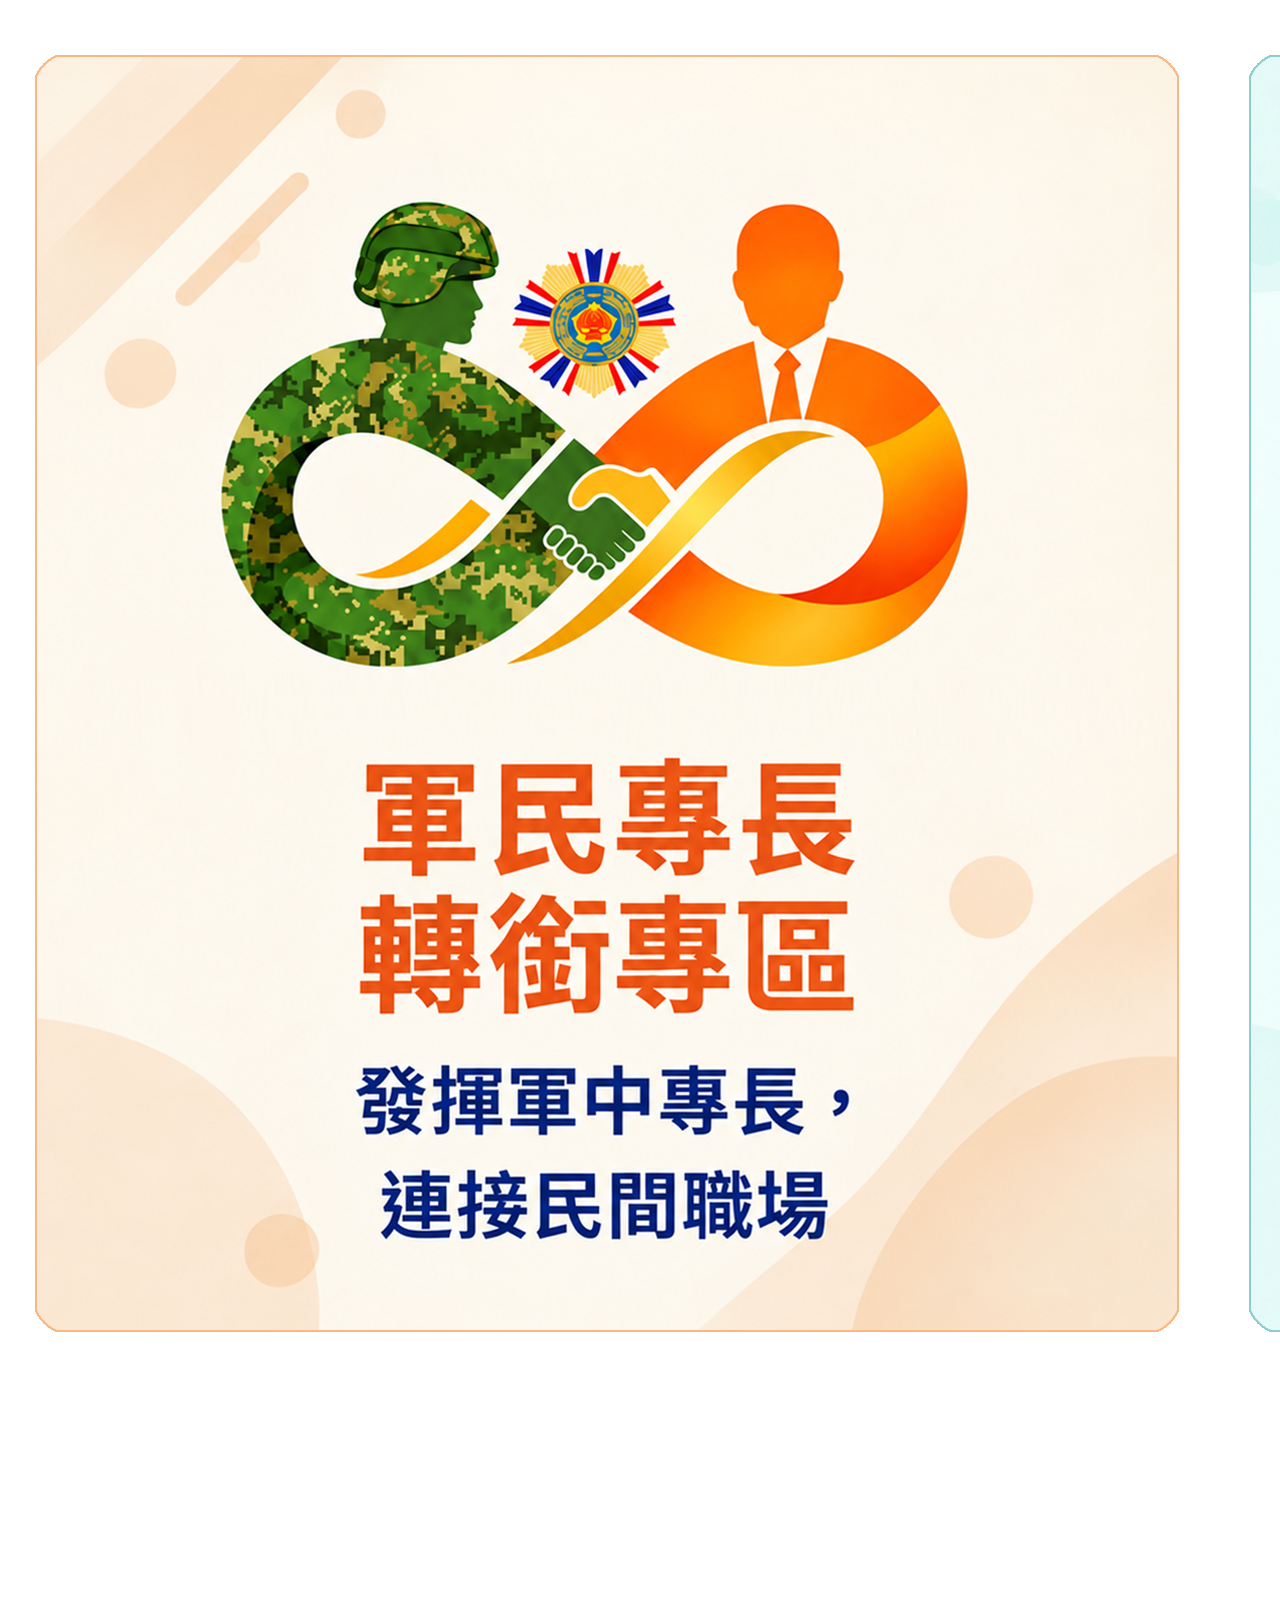
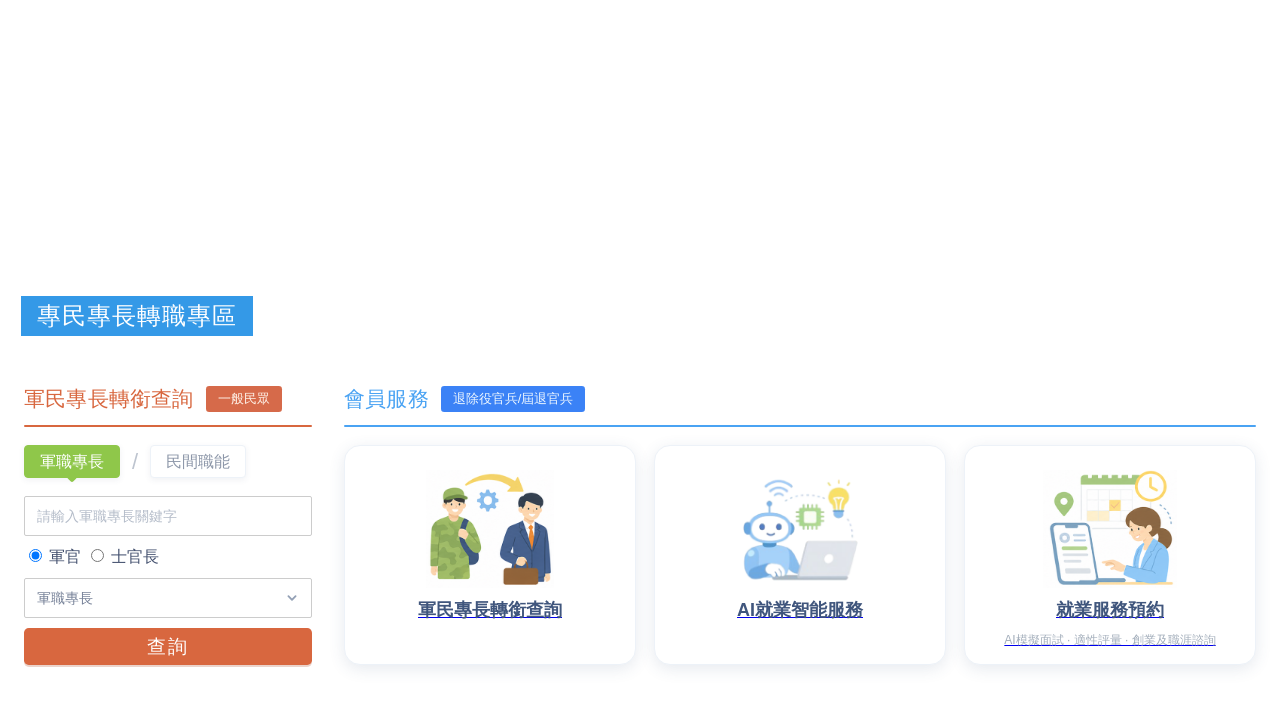
<file: web-bs3/home-bs3.html>
<!DOCTYPE html>
<html lang="zh-Hant">

<head>
    <meta charset="UTF-8">
    <meta name="viewport" content="width=device-width, initial-scale=1.0">
    <title>軍民專長轉銜查詢</title>
    <link rel="stylesheet" href="https://job.vac.gov.tw/css/bootstrap.min.css">
    <link rel="stylesheet" href="https://job.vac.gov.tw/css/theme.css">
    <link rel="stylesheet" href="https://job.vac.gov.tw/css/style.css">
    <link rel="stylesheet" href="./css/cate-vh.css">
    <link rel="stylesheet" href="./css/home-bs3.css">
    <link rel="stylesheet" href="./css/quick-link.css">
</head>

<body>
    <div class="home container " style="background-color: #fff; padding-block: 2em;">
        <!-- 軍民專長轉銜查詢區 -->
        <div id="quick-link">
                <a href="javascript:;" class="child-1">
                    <img src="./img/軍民專長轉銜專區_0_0.png" alt="" class="img-responsive">
                </a>
                <a href="javascript:;" class="child-2">
                    <img src="./img/AI職涯智能服務海報_0.png" alt="" class="img-responsive">
                </a>
                <a href="javascript:;" class="child-3">
                    <img src="./img/就業預約服務資訊卡_0_0.png" alt="" class="img-responsive">
                </a>
                <a href="javascript:;" class="child-4">
                    <img src="./img/津貼申請作業服務banner_0_0.png" alt="" class="img-responsive">
                </a>
                <a href="javascript:;" class="child-5">
                  <img src="./img/我的履歷與就業媒合服務_0.png" alt="" class="img-responsive">
                </a>
        </div>
        <div id="skills-transition">
            <div class="block_title skills-transition">
                <h2><span>專民專長轉職專區</span></h2>
            </div>
            <div class="vh-page">
                <div class="vh-layout">
                    <section class="vh-search-panel">
                        <div class="vh-heading vh-heading--orange">
                            <h1>軍民專長轉銜查詢</h1>
                            <span class="vh-badge vh-badge--orange">一般民眾</span>
                        </div>

                        <div class="vh-tab-row">
                            <div class="vh-tab-wrap">
                                <a href="javascript:;" id="check-military" class="vh-tab active-tab-arrow">軍職專長</a>
                            </div>
                            <span class="vh-divider">/</span>
                            <div class="vh-tab-wrap">
                                <a href="javascript:;" id="check-civilian" class="vh-tab">民間職能</a>
                            </div>
                        </div>

                        <div id="military-form" class="vh-form">
                            <div class="vh-field">
                                <input type="text" class="vh-input" placeholder="請輸入軍職專長關鍵字">
                            </div>
                            <div class="vh-field">
                                <label class="radio-inline">
                                    <input type="radio" name="inlineRadioOptions" id="inlineRadio1" value="" checked> 軍官
                                </label>
                                <label class="radio-inline">
                                    <input type="radio" name="inlineRadioOptions" id="inlineRadio2" value=""> 士官長
                                </label>
                            </div>
                            <div class="vh-field">
                                <div id="open-military-cate" class="vh-select" aria-label="選擇軍職專長">
                                    <span>軍職專長</span>
                                </div>
                                <svg class="vh-select-icon" viewBox="0 0 20 20" fill="currentColor" aria-hidden="true">
                                    <path fill-rule="evenodd"
                                        d="M5.293 7.293a1 1 0 011.414 0L10 10.586l3.293-3.293a1 1 0 111.414 1.414l-4 4a1 1 0 01-1.414 0l-4-4a1 1 0 010-1.414z"
                                        clip-rule="evenodd"></path>
                                </svg>
                            </div>
                            <button class="vh-button" type="button">查詢</button>
                        </div>
                        <div id="civilian-form" class="vh-form" hidden>
                            <div class="vh-field">
                                <input type="text" class="vh-input" placeholder="請輸入民間職能關鍵字">
                            </div>
                            <div class="vh-field">
                                <div id="open-civilian-cate" class="vh-select" tabindex="0" role="button"
                                    aria-label="選擇民間職能">
                                    <span>民間職能</span>
                                </div>
                                <svg class="vh-select-icon" viewBox="0 0 20 20" fill="currentColor" aria-hidden="true">
                                    <path fill-rule="evenodd"
                                        d="M5.293 7.293a1 1 0 011.414 0L10 10.586l3.293-3.293a1 1 0 111.414 1.414l-4 4a1 1 0 01-1.414 0l-4-4a1 1 0 010-1.414z"
                                        clip-rule="evenodd"></path>
                                </svg>
                            </div>
                            <button class="vh-button" type="button">查詢</button>
                        </div>
                    </section>

                    <section class="vh-service-panel">
                        <div class="vh-heading vh-heading--blue">
                            <h2>會員服務</h2>
                            <span class="vh-badge vh-badge--blue">退除役官兵/屆退官兵</span>
                        </div>

                        <div class="vh-card-grid">
                            <a href="javascript:;" class="vh-card">
                                <div class="vh-card-figure">
                                    <img src="./img/image-108_0_0.png" alt="軍民專長轉銜查詢">
                                </div>
                                <h3>軍民專長轉銜查詢</h3>
                            </a>

                            <a href="javascript:;" class="vh-card">
                                <div class="vh-card-figure">
                                    <img src="./img/image-106_0_0.png" alt="AI就業智能服務">
                                </div>
                                <h3>AI就業智能服務</h3>
                            </a>

                            <a href="javascript:;" class="vh-card">
                                <div class="vh-card-figure">
                                    <img src="./img/image-109_0_0.png" alt="就業服務預約">
                                </div>
                                <h3>就業服務預約</h3>
                                <p>AI模擬面試 · 適性評量 · 創業及職涯諮詢</p>
                            </a>
                        </div>
                    </section>
                </div>
            </div>

            <div id="modal-vh-overlay" class="modal-overlay">
                <div id="modal-container-box" class="modal-container">

                    <div class="top-area">
                        <div class="status-row">
                            <div class="status-info">
                                <span class="status-count">已選擇：<span id="selected-count">0</span> / 5</span>
                                <button onclick="clearAll()" class="clear-all-btn">清除全部</button>
                            </div>
                            <button onclick="toggleExpandArea()" class="expand-toggle-btn">
                                <span id="expand-text">展開</span>
                                <svg id="expand-icon" class="expand-icon" fill="none" stroke="currentColor"
                                    viewBox="0 0 24 24">
                                    <path stroke-linecap="round" stroke-linejoin="round" stroke-width="2"
                                        d="M19 9l-7 7-7-7"></path>
                                </svg>
                            </button>
                        </div>

                        <div id="tag-area" class="tag-area custom-scrollbar"></div>

                        <div class="recommend-row">
                            <span class="recommend-title">推薦職類</span>
                            <div id="recommend-list" class="recommend-list"></div>
                        </div>
                    </div>

                    <div class="main-body">
                        <div id="main-menu" class="main-menu custom-scrollbar"></div>

                        <div id="sub-content" class="sub-content custom-scrollbar"></div>
                    </div>

                    <div class="modal-footer">
                        <a href="#" onclick="alert('聯絡我們：找不到選項？'); return false;" class="footer-link">找不到選項？</a>
                        <div class="footer-btns">
                            <button onclick="closeModal()" class="cancel-btn">取消</button>
                            <button onclick="confirmFinal()" class="confirm-btn">確定</button>
                        </div>
                    </div>
                </div>
            </div>

            <div id="toast" class="toast">選項已滿，至多5個</div>
        </div>
    </div>

    <script src="./js/cate.js"></script>
    <script>
        document.addEventListener("DOMContentLoaded", function () {
            const militaryBtn = document.getElementById("check-military");
            const civilianBtn = document.getElementById("check-civilian");
            const militaryForm = document.getElementById("military-form");
            const civilianForm = document.getElementById("civilian-form");
            const militaryOpenCate = document.getElementById("open-military-cate");
            const civilianOpenCate = document.getElementById("open-civilian-cate");

            function showMilitary() {

                militaryForm.hidden = false;
                civilianForm.hidden = true;
                militaryBtn.classList.add("active-tab-arrow");
                civilianBtn.classList.remove("active-tab-arrow");
            }

            function showCivilian() {
                civilianForm.hidden = false;
                militaryForm.hidden = true;
                civilianBtn.classList.add("active-tab-arrow");
                militaryBtn.classList.remove("active-tab-arrow");
            }

            showMilitary();

            militaryBtn.addEventListener("click", showMilitary);
            civilianBtn.addEventListener("click", showCivilian);
            militaryOpenCate.addEventListener("click", function () {

                openModal(militaryMenuData, "open-military-cate");
            });
            civilianOpenCate.addEventListener("click", function () {
                openModal(civilianMenuData, "open-civilian-cate");
            });
        });
    </script>
</body>

</html>
</file>
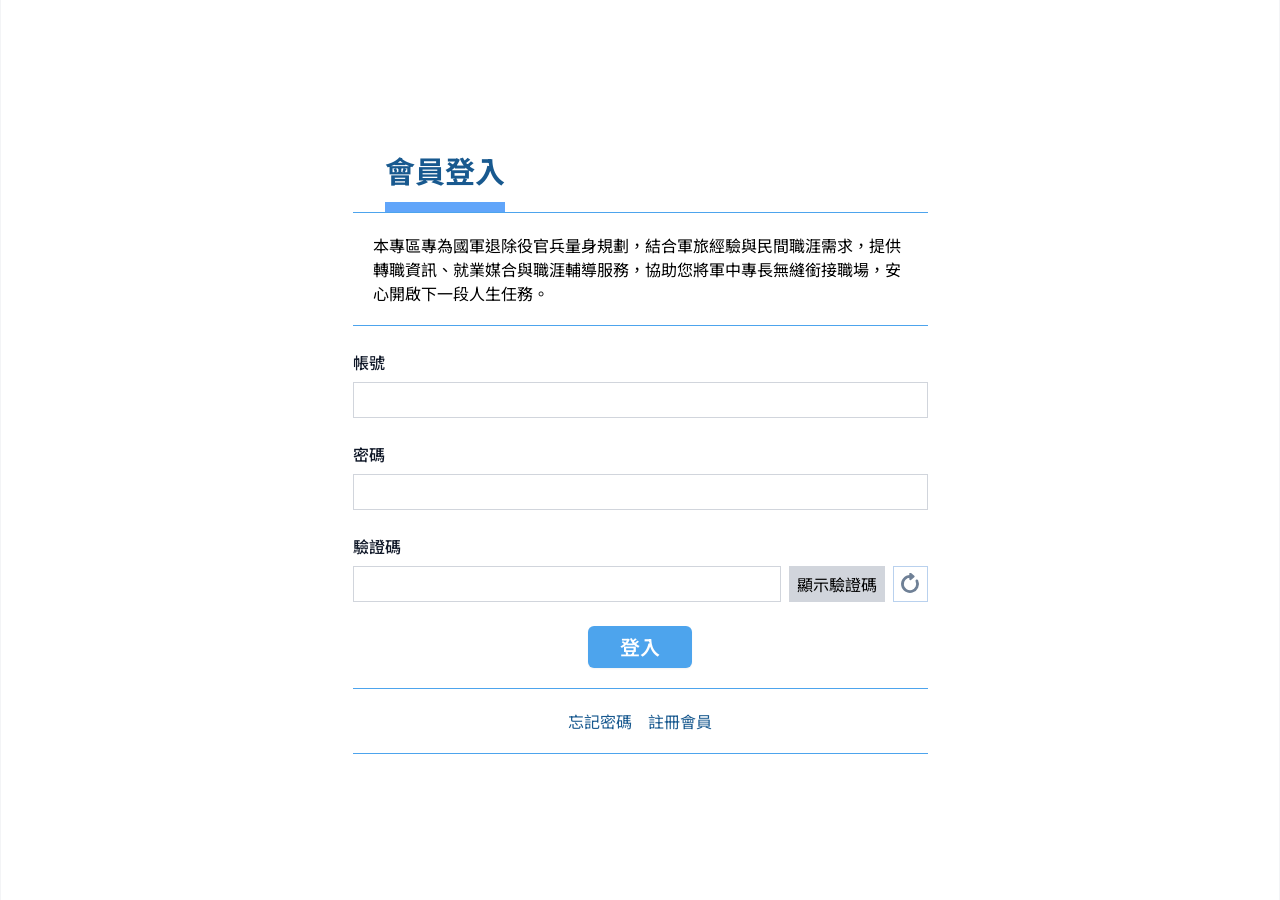
<file: web/login.html>
<!DOCTYPE html>
<html lang="zh-Hant">

<head>
    <meta charset="UTF-8">
    <meta name="viewport" content="width=device-width, initial-scale=1.0">
    <title>會員登入</title>
    <link rel="stylesheet" href="./css/output.css">
    <link href="https://fonts.googleapis.com/css2?family=Noto+Sans+TC:wght@400;500;700&display=swap" rel="stylesheet">
    <link rel="stylesheet" href="./css/list.css">
    <link rel="stylesheet" href="./css/login.css">
</head>

<body>
    <div class="container mx-auto bg-white shadow-sm border-x border-gray-100 min-h-screen py-8">
        <div class="mt-10 sm:mx-auto max-w-sm md:max-w-2/3 lg:max-w-1/2 px-6 py-12 lg:px-8">
            <div class="px-8 pt-8">
                <h1 class="text-3xl font-bold text-site-primary header-underline pb-6">
                    會員登入
                </h1>
            </div>

            <div class="p-5 border-y-1 border-site-secondary">
                <p>本專區專為國軍退除役官兵量身規劃，結合軍旅經驗與民間職涯需求，提供轉職資訊、就業媒合與職涯輔導服務，協助您將軍中專長無縫銜接職場，安心開啟下一段人生任務。</p>
            </div>

            <div class="mt-6">
                <form action="#" method="POST" class="space-y-6">
                    <div>
                        <label for="email" class="block font-medium text-gray-900">帳號</label>
                        <div class="mt-2">
                            <input id="email" type="email" name="email" required autocomplete="email"
                                class="block w-full  bg-white px-3 py-1.5 text-base text-gray-900 outline-1 -outline-offset-1 outline-gray-300 placeholder:text-gray-400 focus:outline-2 focus:-outline-offset-2 focus:outline-site-primary sm:text-sm/6" />
                        </div>
                    </div>

                    <div>
                        <div class="flex justify-between">
                            <label for="password" class="block font-medium text-gray-900">密碼</label>
                        </div>
                        <div class="mt-2">
                            <input id="password" type="password" name="password" required
                                autocomplete="current-password"
                                class="block w-full  bg-white px-3 py-1.5 text-base text-gray-900 outline-1 -outline-offset-1 outline-gray-300 placeholder:text-gray-400 focus:outline-2 focus:-outline-offset-2 focus:outline-site-primary sm:text-sm/6" />
                        </div>
                    </div>
                    <div>
                        <div class="flex justify-between">
                            <label for="captcha" class="block font-medium text-gray-900">驗證碼</label>

                        </div>
                        <div class="mt-2 flex justify-between gap-2">
                            <input id="captcha" type="text" name="captcha" required autocomplete="off"
                                class="block w-full  bg-white px-3 py-1.5 text-base text-gray-900 outline-1 -outline-offset-1 outline-gray-300 placeholder:text-gray-400 focus:outline-2 focus:-outline-offset-2 focus:outline-site-primary sm:text-sm/6" />
                            <div class="bg-gray-300 px-2 shrink-0 flex items-center justify-center">顯示驗證碼</div>
                            <button type="button" class="captcha-block__refresh">
                                <svg xmlns="http://www.w3.org/2000/svg" width="16" height="16" fill="currentColor"
                                    class="bi bi-arrow-clockwise" viewBox="0 0 16 16">
                                    <path fill-rule="evenodd"
                                        d="M8 3a5 5 0 1 0 4.546 2.914.5.5 0 0 1 .908-.417A6 6 0 1 1 8 2z" />
                                    <path
                                        d="M8 4.466V.534a.25.25 0 0 1 .41-.192l2.36 1.966c.12.1.12.284 0 .384L8.41 4.658A.25.25 0 0 1 8 4.466" />
                                </svg>
                            </button>
                        </div>

                    </div>
                    <div class="flex place-content-center">
                        <button type="submit"
                            class="btn-submit bg-site-secondary hover:bg-site-primary focus-visible:outline-site-primary">登入</button>
                    </div>
                </form>
                <div class="flex justify-center gap-4 my-5 p-5 border-y-1 border-site-secondary">
                    <a href="" class="text-site-primary hover:text-blue-800">忘記密碼</a>
                    <a href="" class="text-site-primary hover:text-blue-800">註冊會員</a>
                </div>
            </div>
        </div>
    </div>
</body>

</html>
</file>
<file: web-bs3/css/cate-vh.css>
#modal-vh button {
    cursor: pointer;
    border: none;
    background: none;
    outline: none;
}

/* 自定義捲軸 */
.custom-scrollbar::-webkit-scrollbar {
    width: 6px;
}

.custom-scrollbar::-webkit-scrollbar-track {
    background: transparent;
}

.custom-scrollbar::-webkit-scrollbar-thumb {
    background: #ccc;
    border-radius: 10px;
}

/* ==========================================================================
           2. 主畫面元件
           ========================================================================== */
.open-btn {
    background-color: #f97316;
    color: #ffffff;
    padding: 12px 32px;
    border-radius: 8px;
    font-weight: bold;
    font-size: 1em;
    box-shadow: 0 4px 6px -1px rgba(0, 0, 0, 0.1);
    transition: all 0.3s ease;
}

.open-btn:hover {
    background-color: #ea580c;
}

/* ==========================================================================
           3. 彈出視窗外殼 (Modal Overlay & Container)
           ========================================================================== */
.modal-overlay {
    position: fixed;
    top: 0;
    left: 0;
    right: 0;
    bottom: 0;
    z-index: 50;
    background-color: rgba(0, 0, 0, 0.5);
    backdrop-filter: blur(4px);
    display: none;
    /* 預設隱藏，由 JS 切換為 flex */
    align-items: center;
    justify-content: center;
    padding: 16px;
}

.modal-overlay.flex {
    display: flex;
}

.modal-container {
    background-color: #ffffff;
    width: 100%;
    max-width: 896px;
    /* max-w-4xl */
    height: 700px;
    border-radius: 12px;
    box-shadow: 0 20px 25px -5px rgba(0, 0, 0, 0.1);
    display: flex;
    flex-direction: column;
    overflow: hidden;
}

/* ==========================================================================
           4. 上方資訊與推薦區 (Top Area & Recommendations)
           ========================================================================== */
.top-area {
    background-color: #ffffff;
    padding: 16px 24px;
    border-bottom: 1px solid #f3f4f6;
}

.status-row {
    display: flex;
    justify-content: space-between;
    align-items: center;
    margin-bottom: 16px;
}

.status-info {
    display: flex;
    align-items: center;
    gap: 16px;
    font-size: 13px;
}

.status-count {
    color: #f97316;
    font-weight: bold;
}

.clear-all-btn {
    color: #3b82f6;
    font-size: 13px;
}

.clear-all-btn:hover {
    text-decoration: underline;
}

.expand-toggle-btn {
    color: #9ca3af;
    font-size: 13px;
    display: flex;
    align-items: center;
    gap: 4px;
   border-radius: 0.25em;
}

.expand-icon {
    width: 16px;
    height: 16px;
    transition: transform 0.3s ease;
}

/* 已選 Tag 區 */
.tag-area {
    display: none;
    /* 由 JS 切換 flex */
    flex-wrap: wrap;
    gap: 8px;
    margin-bottom: 16px;
    padding: 12px;
    background-color: #f9fafb;
    border: 1px solid #f3f4f6;
    border-radius: 8px;
    max-height: 96px;
    overflow-y: auto;
}

.tag-area.flex {
    display: flex;
}

.tag-item {
    display: flex;
    align-items: center;
    gap: 4px;
    background-color: #ffedd5;
    color: #ea580c;
    padding: 4px 12px;
    border-radius: 9999px;
    font-size: 0.75em;
    font-weight: bold;
    border: 1px solid #fed7aa;
}

.tag-close {
    color: #ea580c;
    display: flex;
    align-items: center;
}

.tag-close svg {
    width: 12px;
    height: 12px;
    stroke-width: 3;
}

/* 推薦職務區 */
.recommend-row {
    display: flex;
    align-items: center;
    gap: 16px;
    padding-top: 8px;
    border-top: 1px solid #f9fafb;
}

.recommend-title {
    font-size: 13px;
    font-weight: bold;
    color: #4b5563;
    flex-shrink: 0;
}

.recommend-list {
    display: flex;
    flex-wrap: wrap;
    column-gap: 24px;
    row-gap: 8px;
}

.recommend-label,
.child-label {
    display: flex;
    align-items: center;
    gap: 8px;
    cursor: pointer;
    font-size: 13px;
    color: #4b5563;
    user-select: none;
}

.recommend-label:hover,
.child-label:hover {
    color: #f97316;
}

.recommend-label input,
.child-label input {
    accent-color: #f97316;
    width: 16px;
    height: 16px;
    cursor: pointer;
}

/* ==========================================================================
           5. 主內容切換區 (Sidebar & Main Content)
           ========================================================================== */
.main-body {
    flex: 1;
    display: flex;
    overflow: hidden;
    border-top: 1px solid #f3f4f6;
}

/* 左側主選單 */
.main-menu {
    width: 33.3333%;
    background-color: #f9fafb;
    border-right: 1px solid #e5e7eb;
    overflow-y: auto;
}

.menu-btn {
    width: 100%;
    display: flex;
    justify-content: space-between;
    align-items: center;
    padding: 20px 24px;
    text-align: left;
    border-bottom: 1px solid #f3f4f6;
    color: #4b5563;
    font-size: 1em;
    transition: all 0.3s ease;
    background: transparent;
}

.menu-btn:hover {
    background-color: #f3f4f6;
}

.menu-btn.active {
    background-color: #ffffff;
    color: #f97316;
    font-weight: bold;
    border-right: 4px solid #f97316;
    box-shadow: 0 1px 2px 0 rgba(0, 0, 0, 0.05);
}

.menu-badge {
    background-color: #f97316;
    color: #ffffff;
    font-size: 10px;
    width: 20px;
    height: 20px;
    display: flex;
    align-items: center;
    justify-content: center;
    border-radius: 50%;
}

.menu-arrow {
    width: 16px;
    height: 16px;
    opacity: 0.3;
}

.menu-btn.active .menu-arrow {
    opacity: 1;
}

/* 右側次選單與手風琴 */
.sub-content {
    flex: 1;
    overflow-y: auto;
    padding: 8px;
}

.accordion-section {
    margin-bottom: 8px;
    border: 1px solid #f3f4f6;
    border-radius: 8px;
    overflow: hidden;
}

.accordion-header {
    display: flex;
    align-items: center;
    padding: 12px 16px;
    background-color: #f9fafb;
    cursor: pointer;
    user-select: none;
    transition: background-color 0.3s ease;
}

.accordion-header.active-bg {
    background-color: rgba(249, 115, 22, 0.03);
}

.check-btn-container {
    display: flex;
    align-items: center;
    gap: 12px;
    flex: 1;
}

/* 自定義次選單控制方塊 */
.check-btn {
    width: 20px;
    height: 20px;
    display: flex;
    align-items: center;
    justify-content: center;
    border: 2px solid #D0D4DB;
    color: #f97316;
    border-radius: 4px;
    font-size: 12px;
    font-weight: bold;
    transition: all 0.2s;
}

.sub-title {
    font-weight: bold;
    color: #374151;
    flex: 1;
    padding: 4px 0;
}

.accordion-arrow {
    width: 20px;
    height: 20px;
    color: #9ca3af;
    transition: transform 0.3s ease;
}

.accordion-arrow.rotate {
    transform: rotate(180deg);
}

/* 手風琴內容展開折疊動畫 */
.accordion-content {
    max-height: 0;
    overflow: hidden;
    transition: max-height 0.3s ease-out;
    background-color: #ffffff;
}

.accordion-content.expanded {
    border-top: 1px dashed #f3f4f6;
    padding: 16px;
}

.child-list-grid {
    display: grid;
    grid-template-columns: 1fr;
    gap: 12px;
}

.child-label input {
    width: 20px;
    height: 20px;
}

/* ==========================================================================
           6. 下方頁尾 (Footer)
           ========================================================================== */
.modal-footer {
    padding: 16px;
    border-top: 1px solid #f3f4f6;
    display: flex;
    justify-content: space-between;
    align-items: center;
    background-color: rgba(249, 250, 251, 0.5);
}

.footer-link {
    color: #2563eb;
    font-weight: 500;
    font-size: 13px;
    text-decoration: none;
}

.footer-link:hover {
    text-decoration: underline;
}

.footer-btns {
    display: flex;
    gap: 12px;
}

.cancel-btn {
    padding: 8px 24px;
    color: #6b7280;
    font-weight: bold;
}

.confirm-btn {
    background-color: #f97316;
    color: #ffffff;
    padding: 8px 40px;
    border-radius: 4px;
    font-weight: bold;
    box-shadow: 0 1px 3px rgba(0, 0, 0, 0.1);
    transition: all 0.3s;
}

.confirm-btn:hover {
    background-color: #ea580c;
}

.confirm-btn:active {
    transform: scale(0.95);
}

/* 滿額提示 Toast */
.toast {
    position: fixed;
    bottom: 40px;
    left: 50%;
    transform: translateX(-50%) translateY(0);
    background-color: #1f2937;
    color: #ffffff;
    padding: 12px 24px;
    border-radius: 9999px;
    font-size: 13px;
    font-weight: bold;
    opacity: 0;
    pointer-events: none;
    transition: all 0.3s ease;
    z-index: 100;
}

/* ==========================================================================
           7. 手機版響應式 RWD 樣式與返回鍵邏輯
           ========================================================================== */
.mobile-back-btn {
    display: none;
    /* 電腦版隱藏 */
    align-items: center;
    padding: 12px 16px;
    background-color: #f3f4f6;
    color: #4b5563;
    font-weight: bold;
    font-size: 13px;
    cursor: pointer;
    border-bottom: 1px solid #e5e7eb;
    user-select: none;
}

.mobile-back-btn svg {
    width: 16px;
    height: 16px;
    margin-right: 8px;
}

@media (max-width: 767px) {
    .main-body {
        flex-direction: column;
    }

    .main-menu {
        width: 100% !important;
        display: block;
    }

    .sub-content {
        width: 100% !important;
        display: none;
        /* 手機初始隱藏次選單 */
    }

    /* 手機進入次選單狀態 */
    .modal-container.view-sub .main-menu {
        display: none;
    }

    .modal-container.view-sub .sub-content {
        display: block;
    }

    .modal-container.view-sub .mobile-back-btn {
        display: flex;
    }
}
</file>
<file: web-bs3/css/home-bs3.css>
#skills-transition {
    --vh-orange: #d8673f;
    --vh-orange-deep: #ca5b36;
    --vh-orange-soft: #fff6f1;
    --vh-blue: #4aa3f3;
    --vh-blue-deep: #3f8fe0;
    --vh-blue-soft: #f3f9ff;
    --vh-green: #8fc74a;
    --vh-text: #44516f;
    --vh-text-strong: #40567d;
    --vh-text-muted: #9ca7ba;
    --vh-border: #dbe4ef;
    --vh-border-soft: #edf2f8;
    --vh-shadow: 0 6px 18px rgba(67, 96, 138, 0.08);
    --vh-shadow-card: 0 4px 16px rgba(54, 81, 122, 0.12);
    --vh-radius-lg: 16px;
    --vh-radius-md: 12px;
    --vh-radius-sm: 8px;
    width: 100%;
    color: var(--vh-text);
    font-family: "Noto Sans TC", sans-serif;
}

#skills-transition .block_title {
    position: relative;
    padding-left: 1.6em;
    margin-bottom: 1em;

    h2 {
        font-weight: 500;
        letter-spacing: 1px;
    }

    &.skills-transition {
        padding-left: 0.8rem;
        margin-bottom: 2rem;
    }

    &.skills-transition::before {
        background: #56B3FF;
    }

    span {
        display: inline-block;
        background-color: #3499E7;
        color: #fff;
        padding-inline: 1rem;
        padding-block: 0.25rem;
    }
}

#skills-transition,
#skills-transition * {
    box-sizing: border-box;
}

#skills-transition a,
#skills-transition button,
#skills-transition input,
#skills-transition select,
#skills-transition textarea {
    font-family: inherit;
}

#skills-transition button {
    border: 0;
    outline: 0;
}

#skills-transition [hidden],
#skills-transition .hidden {
    display: none !important;
}

#skills-transition .vh-page {
    margin: 0 auto;
    padding: 18px 16px 20px;
}

#skills-transition .vh-block-title {
    display: none;
}

#skills-transition .vh-layout {
    display: flex;
    align-items: flex-start;
    gap: 32px;
}

#skills-transition .vh-search-panel {
    flex: 0 0 288px;
    min-width: 0;
}

#skills-transition .vh-service-panel {
    flex: 1 1 auto;
    min-width: 0;
}

#skills-transition .vh-heading {
    display: flex;
    align-items: center;
    gap: 12px;
    position: relative;
    padding-bottom: 15px;
    margin-bottom: 18px;
}

#skills-transition .vh-heading::after {
    content: "";
    position: absolute;
    left: 0;
    right: 0;
    bottom: 0;
    height: 2px;
    border-radius: 999px;
}

#skills-transition .vh-heading h1,
#skills-transition .vh-heading h2 {
    margin: 0;
    font-size: 21px;
    line-height: 1.15;
    font-weight: 500;
    letter-spacing: 0.01em;
}

#skills-transition .vh-heading--orange h1,
#skills-transition .vh-heading--orange h2 {
    color: var(--vh-orange);
}

#skills-transition .vh-heading--blue h1,
#skills-transition .vh-heading--blue h2 {
    color: var(--vh-blue);
}

#skills-transition .vh-heading--orange::after {
    background: var(--vh-orange);
}

#skills-transition .vh-heading--blue::after {
    background: var(--vh-blue);
}

#skills-transition .vh-badge {
    display: inline-flex;
    align-items: center;
    justify-content: center;
    min-height: 26px;
    padding: 4px 12px;
    border-radius: 999px;
    font-size: 13px;
    line-height: 1;
    font-weight: 500;
    white-space: nowrap;
    border-radius: 0.25em;
}

#skills-transition .vh-badge--orange {
    background: #d66a4a;
    color: #fff4eb;
}

#skills-transition .vh-badge--blue {
    background: #3b82f6;
    color: #edf7ff;
}

#skills-transition .vh-tab-row {
    display: flex;
    align-items: center;
    gap: 12px;
    margin-bottom: 18px;
}

#skills-transition .vh-tab-wrap {
    position: relative;
}

#skills-transition .vh-tab {
    display: inline-flex;
    align-items: center;
    justify-content: center;
    min-width: 96px;
    min-height: 32px;
    padding: 6px 14px;
    border-radius: 4px;
    background: #ffffff;
    border: 1px solid var(--vh-border-soft);
    box-shadow: 0 2px 6px rgba(60, 82, 116, 0.08);
    color: #8d97a9;
    text-decoration: none;
    font-size: 1em;
    line-height: 1.2;
    position: relative;
    transition: color 0.2s ease, background-color 0.2s ease, border-color 0.2s ease;
}

#skills-transition .vh-tab:hover,
#skills-transition .vh-tab:focus {
    text-decoration: none;
    color: #7b879a;
}

#skills-transition .vh-tab:focus {
    background: var(--vh-green);
    border-color: var(--vh-green);
    color: #ffffff;
    box-shadow: 0 2px 6px rgba(60, 82, 116, 0.08);
    outline: none;
}



#skills-transition .vh-tab.active-tab-arrow {
    background: var(--vh-green);
    border-color: var(--vh-green);
    color: #ffffff;
}

#skills-transition .vh-tab.active-tab-arrow::after,
#skills-transition .vh-tab:focus::after {
    content: "";
    position: absolute;
    left: 50%;
    bottom: -4px;
    width: 8px;
    aspect-ratio: 1/1;
    background: var(--vh-green);
    transform: translateX(-50%) rotate(45deg);
    border-radius: 2px;
}

#skills-transition .vh-divider {
    color: #bdc4cf;
    font-size: 22px;
    line-height: 1;
}

#skills-transition .vh-form {
    display: flex;
    flex-direction: column;

    &#military-form {
        gap: 10px;
    }

    gap: 20px;
}

#skills-transition .vh-field {
    position: relative;
}

#skills-transition .vh-input,
#skills-transition .vh-select {
    width: 100%;
    max-width: 100%;
    height: 40px;
    border: 1px solid #d7dfe9;
    border-radius: 2px;
    background: #ffffff;
    color: #758097;
    font-size: 14px;
    line-height: 1.3;

}

#skills-transition .vh-input {
    padding: 7px 12px;
    outline: none;
    box-shadow: none;
    border: 1px solid #ccc;
    height: 40px;
    transition: border-color 0.2s ease, box-shadow 0.2s ease;
}

#skills-transition .vh-input::placeholder {
    color: #b4bcc9;
}

#skills-transition .vh-input:focus,
#skills-transition .vh-select:focus {
    border-color: #a7bfd8;

    box-shadow: 0 0 0 3px rgba(97, 160, 227, 0.14);
}

#skills-transition .vh-select {
    display: flex;
    align-items: center;
    min-width: 0;
    padding: 7px 38px 7px 12px;
    cursor: pointer;
    outline: none;
    border-color: #ccc;
    overflow: hidden;
    white-space: nowrap;
    text-overflow: ellipsis;
}

#skills-transition .vh-select span {
    display: block;
    flex: 1 1 auto;
    min-width: 0;
    width: 100%;
    overflow: hidden;
    text-overflow: ellipsis;
    white-space: nowrap;

}

#skills-transition .vh-select-icon {
    position: absolute;
    top: 50%;
    right: 11px;
    width: 18px;
    height: 18px;
    color: #93a0b5;
    pointer-events: none;
    transform: translateY(-50%);
}

#skills-transition .vh-button {
    display: inline-flex;
    align-items: center;
    justify-content: center;
    width: 100%;
    min-height: 34px;
    padding: 7px 16px;
    border-radius: 0.25em;
    background: var(--vh-orange);
    color: #ffffff;
    font-size: 1.2em;
    font-weight: 500;
    line-height: 1.2;
    letter-spacing: 0.08em;
    box-shadow: 0 2px 0 rgba(173, 76, 42, 0.24);
    transition: background-color 0.2s ease, transform 0.18s ease;
    cursor: pointer;
}

#skills-transition .vh-button:hover,
#skills-transition .vh-button:focus {
    background: var(--vh-orange-deep);
    color: #ffffff;
}

#skills-transition .vh-button:active {
    transform: translateY(1px);
}

#skills-transition .vh-card-grid {
    display: grid;
    grid-template-columns: repeat(3, minmax(0, 1fr));
    gap: 18px;
}

#skills-transition .vh-card {
    min-height: 214px;
    padding: 16px 14px 14px;
    border: 1px solid var(--vh-border-soft);
    border-radius: var(--vh-radius-lg);
    background: #ffffff;
    box-shadow: var(--vh-shadow-card);
    text-align: center;
    display: flex;
    flex-direction: column;
    align-items: center;
    justify-content: flex-start;
    transition: box-shadow 0.3s ease, transform 0.3s ease;
}

#skills-transition .vh-card:hover {
    box-shadow: 0 8px 24px rgba(54, 81, 122, 0.16);
    transform: translateY(-2px);
}

#skills-transition .vh-card-figure {
    display: flex;
    align-items: flex-end;
    justify-content: center;
    width: 100%;
    height: 126px;
    margin-bottom: 10px;
}

#skills-transition .vh-card-figure img {
    display: block;
    max-width: 100%;
    max-height: 118px;
    width: auto;
    height: auto;
    object-fit: contain;
}

#skills-transition .vh-card h3 {
    margin: 0;
    color: var(--vh-text-strong);
    font-size: 18px;
    line-height: 1.35;
    font-weight: 700;
}

#skills-transition .vh-card p {
    margin: 10px 0 0;
    color: #a3aebb;
    font-size: 12px;
    line-height: 1.45;
    font-weight: 500;
}

#skills-transition .vh-modal {
    position: fixed;
    inset: 0;
    z-index: 1050;
    display: flex;
    align-items: center;
    justify-content: center;
    padding: 24px;
    background: rgba(42, 57, 83, 0.44);
}

#skills-transition .vh-modal-dialog {
    width: min(980px, 100%);
    max-height: min(86vh, 780px);
    overflow: hidden;
    border-radius: 20px;
    background: #ffffff;
    box-shadow: 0 28px 60px rgba(34, 51, 78, 0.22);
    display: flex;
    flex-direction: column;
}

#skills-transition .vh-modal-head,
#skills-transition .vh-modal-footer {
    padding: 20px 24px;
}

#skills-transition .vh-modal-topbar,
#skills-transition .vh-modal-summary,
#skills-transition .vh-recommend-row,
#skills-transition .vh-footer-actions {
    display: flex;
    align-items: center;
    gap: 12px;
}

#skills-transition .vh-modal-topbar,
#skills-transition .vh-modal-footer {
    justify-content: space-between;
}

#skills-transition .vh-count,
#skills-transition .vh-recommend-label {
    color: var(--vh-text-strong);
    font-size: 14px;
    font-weight: 700;
}

#skills-transition .vh-modal-action,
#skills-transition .vh-footer-link,
#skills-transition .vh-link {
    background: transparent;
    color: var(--vh-blue-deep);
    font-size: 14px;
    font-weight: 600;
    cursor: pointer;
}

#skills-transition .vh-modal-toggle {
    display: inline-flex;
    align-items: center;
    gap: 8px;
}

#skills-transition .vh-tag-area {
    min-height: 54px;
    margin-top: 14px;
    padding: 12px;
    border: 1px solid var(--vh-border);
    border-radius: var(--vh-radius-md);
    background: #fbfdff;
}

#skills-transition .vh-recommend-row {
    margin-top: 14px;
    flex-wrap: wrap;
}

#skills-transition .vh-modal-body {
    display: grid;
    grid-template-columns: minmax(220px, 280px) minmax(0, 1fr);
    min-height: 300px;
    border-top: 1px solid var(--vh-border-soft);
    border-bottom: 1px solid var(--vh-border-soft);
}

#skills-transition #main-menu,
#skills-transition #sub-content {
    min-height: 0;
    overflow: auto;
}

#skills-transition #main-menu {
    border-right: 1px solid var(--vh-border-soft);
    background: #fbfcfe;
}

#skills-transition .vh-footer-btn {
    min-width: 108px;
    min-height: 42px;
    padding: 10px 18px;
    border-radius: 999px;
    background: #eef3f9;
    color: var(--vh-text-strong);
    font-size: 15px;
    font-weight: 700;
    cursor: pointer;
}

#skills-transition .vh-footer-btn--primary {
    background: var(--vh-orange);
    color: #ffffff;
}

#skills-transition .vh-toast {
    position: fixed;
    left: 50%;
    bottom: 24px;
    z-index: 1060;
    transform: translateX(-50%);
    min-width: 240px;
    max-width: calc(100vw - 32px);
    padding: 12px 18px;
    border-radius: 999px;
    background: rgba(49, 64, 90, 0.92);
    color: #ffffff;
    text-align: center;
    font-size: 14px;
    line-height: 1.5;
    box-shadow: 0 12px 28px rgba(0, 0, 0, 0.18);
}

@media (max-width: 991px) {
    #skills-transition .vh-page {
        padding: 18px 18px 28px;
    }

    #skills-transition .vh-layout {
        flex-direction: column;
        gap: 28px;
    }

    #skills-transition .vh-search-panel,
    #skills-transition .vh-service-panel {
        flex-basis: auto;
        width: 100%;
    }

    #skills-transition .vh-card-grid {
        grid-template-columns: repeat(2, minmax(0, 1fr));
    }

    #skills-transition .vh-modal-dialog {
        max-height: 88vh;
    }
}

@media (max-width: 767px) {
    #skills-transition .vh-page {
        padding: 16px 14px 24px;
    }

    #skills-transition .vh-heading {
        flex-wrap: wrap;
        gap: 8px;
        padding-bottom: 12px;
        margin-bottom: 16px;
    }



    #skills-transition .vh-badge {
        min-height: 24px;
        padding-inline: 10px;
        font-size: 12px;
    }

    #skills-transition .vh-tab-row {
        gap: 10px;
        margin-bottom: 16px;
    }

    #skills-transition .vh-tab {
        min-width: 88px;
        padding-inline: 12px;
    }

    #skills-transition .vh-card-grid {
        width: 80%;
        margin: 0 auto;
        grid-template-columns: 1fr;
        gap: 14px;
    }

    #skills-transition .vh-card {
        min-height: 0;
        padding-inline: 18px;
    }

    #skills-transition .vh-card-figure {
        height: 136px;
    }

    #skills-transition .vh-modal {
        padding: 12px;
    }

    #skills-transition .vh-modal-head,
    #skills-transition .vh-modal-footer {
        padding: 16px;
    }

    #skills-transition .vh-modal-topbar,
    #skills-transition .vh-modal-summary,
    #skills-transition .vh-modal-footer {
        flex-wrap: wrap;
    }

    #skills-transition .vh-modal-body {
        grid-template-columns: 1fr;
    }

    #skills-transition #main-menu {
        border-right: 0;
        border-bottom: 1px solid var(--vh-border-soft);
    }

    #skills-transition .vh-footer-actions {
        width: 100%;
    }

    #skills-transition .vh-footer-btn {
        flex: 1 1 0;
        min-width: 0;
    }
}
</file>
<file: web-bs3/css/quick-link.css>
#quick-link {
    display: grid;
    grid-template-columns: repeat(4, 1fr);
    gap: 1em;
    margin-bottom: 16px;
    grid-template-areas:
        "child-1 child-2 child-3 child-4"
        "child-1 child-2 child-3 child-5";
}

#quick-link a {
    transition: transform 0.3s ease;
}

#quick-link a:hover {
    transform: translateY(-5px);
    

}

#quick-link .child-1 {
    grid-area: child-1;
}

#quick-link .child-2 {
    grid-area: child-2;
}

#quick-link .child-3 {
    grid-area: child-3;
}

#quick-link .child-4 {
    grid-area: child-4;
}

#quick-link .child-5 {
    grid-area: child-5;
}

#quick-link .child-6 {
    grid-area: child-6;
}

@media (max-width: 768px) {
    #quick-link {
        grid-template-columns: repeat(1, 1fr);
        grid-template-areas:
            "child-1"
            "child-2"
            "child-3"
            "child-4"
            "child-5"
            "child-6";
    }
}
</file>
<file: web/css/list.css>
:root {
     --site-primary-color: oklch(45.263% 0.10872 248.494);
     --site-secondary-color: oklch(69.73% 0.1364 246.765);
 }

 body {
     font-family: 'Noto Sans TC', sans-serif;
     background-color: #fcfcfc;
 }


 .service-shortcuts__item {

     padding: 0.5rem 0;
     position: relative;

     .service-shortcuts-tab {
         width: 6rem;
         position: relative;

         img {
             position: relative;
             z-index: 8;
         }

         &::before {
             content: '';
             position: absolute;
             inset: 0;
             border-radius: 50%;
             height: 100%;
             background-color: #DEECF1;
         }

     }

     &.active {
         pointer-events: none;
         cursor: pointer;
         font-weight: 500;
         background-color: #dbf3fc;
         border-radius: 0.5rem;

         .service-shortcuts-tab {
             &::before {
                 background-color: #fff;
                 border: 5px solid #ffb4b4;
                 z-index: 6;
             }
         }
     }

     transition: transform 0.3s ease;

     @media (hover: hover) and (pointer: fine) {
         &:hover {
             transform: scale(1.2);
         }
     }
 }

 .specialty-tab {
     width: min(250px, 50%);

     &:hover {
         background-color: color-mix(in srgb, var(--site-secondary-color), #fff 80%);
     }

     &.active {
         background-color: #dbf3fc;
     }

 }

 .specialty-tab+.specialty-tab {
     border-left: 1px solid var(--site-secondary-color);

 }

 /* tab */

 /* 頁籤下方的三角形箭頭 */
 .active-arrow::after {
     content: '';
     position: absolute;
     bottom: 0;
     left: 50%;
     transform: translateX(-50%);
     border-left: 10px solid transparent;
     border-right: 10px solid transparent;
     border-bottom: 12px solid var(--site-primary-color);
     /* Tailwind blue-500 */
     z-index: 10;
 }

 /* 表格容器滾動條美化 */
 .custom-scrollbar::-webkit-scrollbar {
     height: 6px;
 }

 .custom-scrollbar::-webkit-scrollbar-track {
     background: #f1f1f1;
 }

 .custom-scrollbar::-webkit-scrollbar-thumb {
     background: #cbd5e1;
     border-radius: 10px;
 }

 /* 藍色下底線標題 */
 .header-underline {
     display: inline-block;
     position: relative;

 }

 .header-underline::after {
     content: '';
     position: absolute;
     left: 0;
     bottom: 0;
     width: 100%;
     height: 10px;
     background-color: #60a5fa;
     /* Light blue */
 }

 .swiper-button-prev::after,
 .swiper-button-next::after {
     font-size: min(5vmin, 24px)
         /* 調整箭頭icon大小 */
 }

 .swiper-button-prev {
     left: 0px;
     /* 距離左側 10px，可自行調整 */
     right: auto;
 }

 .swiper-button-next {
     right: 0px;
     /* 距離右側 10px，可自行調整 */
     left: auto;
 }
 }

 /* Swiper 樣式微調 */
 /* .swiper-slide {
            height: auto;
            width: 50%;
        }

        @media (min-width: 768px) { 
            .swiper-slide {
                width: 25% !important;
               
            }
        } */
</file>
<file: web/css/login.css>
.captcha-block__refresh {
    display: inline-flex;
    align-items: center;
    justify-content: center;
    width: 46px;
    padding: 0;
    color: #6f8096;
    border: 1px solid #b9d1ee;
    background: #fff;
}

.captcha-block__refresh:hover {
    color: #31435a;
    border-color: #91bef2;
    background: #f5faff;
}

.captcha-block__refresh svg {
    width: 22px;
    height: 22px;
    stroke: currentColor;
}
.btn-submit{
    display: flex;
    justify-content: center;
    border-radius: 0.375rem;
    
    padding: 0.375rem 2rem;
    font-size: 1.25rem;
    font-weight: 600;
    color: #fff;
    box-shadow: 0 1px 2px 0 rgba(0, 0, 0, 0.05);
/* background-color: var(--site-secondary);
    &:hover {
        background-color: var(--site-secondary-dark);
    }

    &:focus-visible {
        outline: 2px solid var(--site-secondary-dark);
        outline-offset: 2px;
    } */
}
</file>
<file: web/css/output.css>
/*! tailwindcss v4.2.1 | MIT License | https://tailwindcss.com */
@layer properties;
@layer theme, base, components, utilities;
@layer theme {
  :root, :host {
    --font-sans: ui-sans-serif, system-ui, sans-serif, "Apple Color Emoji",
      "Segoe UI Emoji", "Segoe UI Symbol", "Noto Color Emoji";
    --font-mono: ui-monospace, SFMono-Regular, Menlo, Monaco, Consolas, "Liberation Mono",
      "Courier New", monospace;
    --color-red-500: oklch(63.7% 0.237 25.331);
    --color-orange-50: oklch(98% 0.016 73.684);
    --color-orange-100: oklch(95.4% 0.038 75.164);
    --color-orange-200: oklch(90.1% 0.076 70.697);
    --color-orange-500: oklch(70.5% 0.213 47.604);
    --color-orange-600: oklch(64.6% 0.222 41.116);
    --color-amber-500: oklch(76.9% 0.188 70.08);
    --color-blue-50: oklch(97% 0.014 254.604);
    --color-blue-500: oklch(62.3% 0.214 259.815);
    --color-blue-600: oklch(54.6% 0.245 262.881);
    --color-blue-700: oklch(48.8% 0.243 264.376);
    --color-blue-800: oklch(42.4% 0.199 265.638);
    --color-violet-100: oklch(94.3% 0.029 294.588);
    --color-purple-400: oklch(71.4% 0.203 305.504);
    --color-pink-50: oklch(97.1% 0.014 343.198);
    --color-pink-100: oklch(94.8% 0.028 342.258);
    --color-slate-100: oklch(96.8% 0.007 247.896);
    --color-gray-50: oklch(98.5% 0.002 247.839);
    --color-gray-100: oklch(96.7% 0.003 264.542);
    --color-gray-200: oklch(92.8% 0.006 264.531);
    --color-gray-300: oklch(87.2% 0.01 258.338);
    --color-gray-400: oklch(70.7% 0.022 261.325);
    --color-gray-500: oklch(55.1% 0.027 264.364);
    --color-gray-600: oklch(44.6% 0.03 256.802);
    --color-gray-700: oklch(37.3% 0.034 259.733);
    --color-gray-800: oklch(27.8% 0.033 256.848);
    --color-gray-900: oklch(21% 0.034 264.665);
    --color-black: #000;
    --color-white: #fff;
    --spacing: 0.25rem;
    --container-sm: 24rem;
    --container-3xl: 48rem;
    --container-4xl: 56rem;
    --container-6xl: 72rem;
    --text-xs: 0.75rem;
    --text-xs--line-height: calc(1 / 0.75);
    --text-sm: 0.875rem;
    --text-sm--line-height: calc(1.25 / 0.875);
    --text-base: 1rem;
    --text-base--line-height: calc(1.5 / 1);
    --text-lg: 1.125rem;
    --text-lg--line-height: calc(1.75 / 1.125);
    --text-xl: 1.25rem;
    --text-xl--line-height: calc(1.75 / 1.25);
    --text-2xl: 1.5rem;
    --text-2xl--line-height: calc(2 / 1.5);
    --text-3xl: 1.875rem;
    --text-3xl--line-height: calc(2.25 / 1.875);
    --text-4xl: 2.25rem;
    --text-4xl--line-height: calc(2.5 / 2.25);
    --font-weight-medium: 500;
    --font-weight-semibold: 600;
    --font-weight-bold: 700;
    --font-weight-extrabold: 800;
    --font-weight-black: 900;
    --tracking-wider: 0.05em;
    --leading-tight: 1.25;
    --leading-relaxed: 1.625;
    --leading-loose: 2;
    --radius-sm: 0.25rem;
    --radius-md: 0.375rem;
    --radius-lg: 0.5rem;
    --radius-xl: 0.75rem;
    --radius-2xl: 1rem;
    --radius-3xl: 1.5rem;
    --blur-sm: 8px;
    --default-transition-duration: 150ms;
    --default-transition-timing-function: cubic-bezier(0.4, 0, 0.2, 1);
    --default-font-family: var(--font-sans);
    --default-mono-font-family: var(--font-mono);
    --color-site-primary: oklch(45.263% 0.10872 248.494);
    --color-site-secondary: oklch(69.73% 0.1364 246.765);
  }
}
@layer base {
  *, ::after, ::before, ::backdrop, ::file-selector-button {
    box-sizing: border-box;
    margin: 0;
    padding: 0;
    border: 0 solid;
  }
  html, :host {
    line-height: 1.5;
    -webkit-text-size-adjust: 100%;
    tab-size: 4;
    font-family: var(--default-font-family, ui-sans-serif, system-ui, sans-serif, "Apple Color Emoji", "Segoe UI Emoji", "Segoe UI Symbol", "Noto Color Emoji");
    font-feature-settings: var(--default-font-feature-settings, normal);
    font-variation-settings: var(--default-font-variation-settings, normal);
    -webkit-tap-highlight-color: transparent;
  }
  hr {
    height: 0;
    color: inherit;
    border-top-width: 1px;
  }
  abbr:where([title]) {
    -webkit-text-decoration: underline dotted;
    text-decoration: underline dotted;
  }
  h1, h2, h3, h4, h5, h6 {
    font-size: inherit;
    font-weight: inherit;
  }
  a {
    color: inherit;
    -webkit-text-decoration: inherit;
    text-decoration: inherit;
  }
  b, strong {
    font-weight: bolder;
  }
  code, kbd, samp, pre {
    font-family: var(--default-mono-font-family, ui-monospace, SFMono-Regular, Menlo, Monaco, Consolas, "Liberation Mono", "Courier New", monospace);
    font-feature-settings: var(--default-mono-font-feature-settings, normal);
    font-variation-settings: var(--default-mono-font-variation-settings, normal);
    font-size: 1em;
  }
  small {
    font-size: 80%;
  }
  sub, sup {
    font-size: 75%;
    line-height: 0;
    position: relative;
    vertical-align: baseline;
  }
  sub {
    bottom: -0.25em;
  }
  sup {
    top: -0.5em;
  }
  table {
    text-indent: 0;
    border-color: inherit;
    border-collapse: collapse;
  }
  :-moz-focusring {
    outline: auto;
  }
  progress {
    vertical-align: baseline;
  }
  summary {
    display: list-item;
  }
  ol, ul, menu {
    list-style: none;
  }
  img, svg, video, canvas, audio, iframe, embed, object {
    display: block;
    vertical-align: middle;
  }
  img, video {
    max-width: 100%;
    height: auto;
  }
  button, input, select, optgroup, textarea, ::file-selector-button {
    font: inherit;
    font-feature-settings: inherit;
    font-variation-settings: inherit;
    letter-spacing: inherit;
    color: inherit;
    border-radius: 0;
    background-color: transparent;
    opacity: 1;
  }
  :where(select:is([multiple], [size])) optgroup {
    font-weight: bolder;
  }
  :where(select:is([multiple], [size])) optgroup option {
    padding-inline-start: 20px;
  }
  ::file-selector-button {
    margin-inline-end: 4px;
  }
  ::placeholder {
    opacity: 1;
  }
  @supports (not (-webkit-appearance: -apple-pay-button))  or (contain-intrinsic-size: 1px) {
    ::placeholder {
      color: currentcolor;
      @supports (color: color-mix(in lab, red, red)) {
        color: color-mix(in oklab, currentcolor 50%, transparent);
      }
    }
  }
  textarea {
    resize: vertical;
  }
  ::-webkit-search-decoration {
    -webkit-appearance: none;
  }
  ::-webkit-date-and-time-value {
    min-height: 1lh;
    text-align: inherit;
  }
  ::-webkit-datetime-edit {
    display: inline-flex;
  }
  ::-webkit-datetime-edit-fields-wrapper {
    padding: 0;
  }
  ::-webkit-datetime-edit, ::-webkit-datetime-edit-year-field, ::-webkit-datetime-edit-month-field, ::-webkit-datetime-edit-day-field, ::-webkit-datetime-edit-hour-field, ::-webkit-datetime-edit-minute-field, ::-webkit-datetime-edit-second-field, ::-webkit-datetime-edit-millisecond-field, ::-webkit-datetime-edit-meridiem-field {
    padding-block: 0;
  }
  ::-webkit-calendar-picker-indicator {
    line-height: 1;
  }
  :-moz-ui-invalid {
    box-shadow: none;
  }
  button, input:where([type="button"], [type="reset"], [type="submit"]), ::file-selector-button {
    appearance: button;
  }
  ::-webkit-inner-spin-button, ::-webkit-outer-spin-button {
    height: auto;
  }
  [hidden]:where(:not([hidden="until-found"])) {
    display: none !important;
  }
}
@layer utilities {
  .pointer-events-none {
    pointer-events: none;
  }
  .visible {
    visibility: visible;
  }
  .absolute {
    position: absolute;
  }
  .fixed {
    position: fixed;
  }
  .relative {
    position: relative;
  }
  .static {
    position: static;
  }
  .sticky {
    position: sticky;
  }
  .inset-0 {
    inset: calc(var(--spacing) * 0);
  }
  .inset-y-0 {
    inset-block: calc(var(--spacing) * 0);
  }
  .start {
    inset-inline-start: var(--spacing);
  }
  .end {
    inset-inline-end: var(--spacing);
  }
  .top-0 {
    top: calc(var(--spacing) * 0);
  }
  .right-0 {
    right: calc(var(--spacing) * 0);
  }
  .bottom-10 {
    bottom: calc(var(--spacing) * 10);
  }
  .left-1 {
    left: calc(var(--spacing) * 1);
  }
  .left-1\/2 {
    left: calc(1 / 2 * 100%);
  }
  .z-10 {
    z-index: 10;
  }
  .z-50 {
    z-index: 50;
  }
  .z-\[100\] {
    z-index: 100;
  }
  .container {
    width: 100%;
    @media (width >= 40rem) {
      max-width: 40rem;
    }
    @media (width >= 48rem) {
      max-width: 48rem;
    }
    @media (width >= 64rem) {
      max-width: 64rem;
    }
    @media (width >= 80rem) {
      max-width: 80rem;
    }
    @media (width >= 96rem) {
      max-width: 96rem;
    }
  }
  .mx-3 {
    margin-inline: calc(var(--spacing) * 3);
  }
  .mx-auto {
    margin-inline: auto;
  }
  .my-5 {
    margin-block: calc(var(--spacing) * 5);
  }
  .-mt-\[1px\] {
    margin-top: calc(1px * -1);
  }
  .mt-1 {
    margin-top: calc(var(--spacing) * 1);
  }
  .mt-2 {
    margin-top: calc(var(--spacing) * 2);
  }
  .mt-4 {
    margin-top: calc(var(--spacing) * 4);
  }
  .mt-6 {
    margin-top: calc(var(--spacing) * 6);
  }
  .mt-10 {
    margin-top: calc(var(--spacing) * 10);
  }
  .mt-auto {
    margin-top: auto;
  }
  .mr-auto {
    margin-right: auto;
  }
  .mb-1 {
    margin-bottom: calc(var(--spacing) * 1);
  }
  .mb-2 {
    margin-bottom: calc(var(--spacing) * 2);
  }
  .mb-3 {
    margin-bottom: calc(var(--spacing) * 3);
  }
  .mb-4 {
    margin-bottom: calc(var(--spacing) * 4);
  }
  .mb-6 {
    margin-bottom: calc(var(--spacing) * 6);
  }
  .mb-8 {
    margin-bottom: calc(var(--spacing) * 8);
  }
  .mb-10 {
    margin-bottom: calc(var(--spacing) * 10);
  }
  .ml-1 {
    margin-left: calc(var(--spacing) * 1);
  }
  .ml-4 {
    margin-left: calc(var(--spacing) * 4);
  }
  .block {
    display: block;
  }
  .flex {
    display: flex;
  }
  .grid {
    display: grid;
  }
  .hidden {
    display: none;
  }
  .inline-flex {
    display: inline-flex;
  }
  .table {
    display: table;
  }
  .h-2 {
    height: calc(var(--spacing) * 2);
  }
  .h-2\.5 {
    height: calc(var(--spacing) * 2.5);
  }
  .h-3 {
    height: calc(var(--spacing) * 3);
  }
  .h-3\.5 {
    height: calc(var(--spacing) * 3.5);
  }
  .h-4 {
    height: calc(var(--spacing) * 4);
  }
  .h-5 {
    height: calc(var(--spacing) * 5);
  }
  .h-6 {
    height: calc(var(--spacing) * 6);
  }
  .h-40 {
    height: calc(var(--spacing) * 40);
  }
  .h-\[2\.5rem\] {
    height: 2.5rem;
  }
  .h-\[2rem\] {
    height: 2rem;
  }
  .h-\[3rem\] {
    height: 3rem;
  }
  .h-\[23rem\] {
    height: 23rem;
  }
  .h-\[40px\] {
    height: 40px;
  }
  .h-\[650px\] {
    height: 650px;
  }
  .h-\[700px\] {
    height: 700px;
  }
  .h-full {
    height: 100%;
  }
  .max-h-24 {
    max-height: calc(var(--spacing) * 24);
  }
  .max-h-\[320px\] {
    max-height: 320px;
  }
  .max-h-full {
    max-height: 100%;
  }
  .min-h-\[56px\] {
    min-height: 56px;
  }
  .min-h-screen {
    min-height: 100vh;
  }
  .w-1 {
    width: calc(var(--spacing) * 1);
  }
  .w-1\/3 {
    width: calc(1 / 3 * 100%);
  }
  .w-3 {
    width: calc(var(--spacing) * 3);
  }
  .w-3\.5 {
    width: calc(var(--spacing) * 3.5);
  }
  .w-4 {
    width: calc(var(--spacing) * 4);
  }
  .w-5 {
    width: calc(var(--spacing) * 5);
  }
  .w-6 {
    width: calc(var(--spacing) * 6);
  }
  .w-\[6rem\] {
    width: 6rem;
  }
  .w-\[8\%\] {
    width: 8%;
  }
  .w-\[13\%\] {
    width: 13%;
  }
  .w-\[15\%\] {
    width: 15%;
  }
  .w-\[20\%\] {
    width: 20%;
  }
  .w-\[30\%\] {
    width: 30%;
  }
  .w-full {
    width: 100%;
  }
  .max-w-3xl {
    max-width: var(--container-3xl);
  }
  .max-w-4xl {
    max-width: var(--container-4xl);
  }
  .max-w-full {
    max-width: 100%;
  }
  .max-w-sm {
    max-width: var(--container-sm);
  }
  .min-w-\[1023px\] {
    min-width: 1023px;
  }
  .flex-1 {
    flex: 1;
  }
  .flex-shrink {
    flex-shrink: 1;
  }
  .shrink-0 {
    flex-shrink: 0;
  }
  .border-collapse {
    border-collapse: collapse;
  }
  .-translate-x-1 {
    --tw-translate-x: calc(var(--spacing) * -1);
    translate: var(--tw-translate-x) var(--tw-translate-y);
  }
  .-translate-x-1\/2 {
    --tw-translate-x: calc(calc(1 / 2 * 100%) * -1);
    translate: var(--tw-translate-x) var(--tw-translate-y);
  }
  .scale-50 {
    --tw-scale-x: 50%;
    --tw-scale-y: 50%;
    --tw-scale-z: 50%;
    scale: var(--tw-scale-x) var(--tw-scale-y);
  }
  .scale-100 {
    --tw-scale-x: 100%;
    --tw-scale-y: 100%;
    --tw-scale-z: 100%;
    scale: var(--tw-scale-x) var(--tw-scale-y);
  }
  .rotate-180 {
    rotate: 180deg;
  }
  .transform {
    transform: var(--tw-rotate-x,) var(--tw-rotate-y,) var(--tw-rotate-z,) var(--tw-skew-x,) var(--tw-skew-y,);
  }
  .cursor-pointer {
    cursor: pointer;
  }
  .resize {
    resize: both;
  }
  .list-none {
    list-style-type: none;
  }
  .appearance-none {
    appearance: none;
  }
  .grid-cols-1 {
    grid-template-columns: repeat(1, minmax(0, 1fr));
  }
  .grid-cols-2 {
    grid-template-columns: repeat(2, minmax(0, 1fr));
  }
  .flex-col {
    flex-direction: column;
  }
  .flex-wrap {
    flex-wrap: wrap;
  }
  .place-content-center {
    place-content: center;
  }
  .place-items-center {
    place-items: center;
  }
  .items-baseline {
    align-items: baseline;
  }
  .items-center {
    align-items: center;
  }
  .items-start {
    align-items: flex-start;
  }
  .justify-between {
    justify-content: space-between;
  }
  .justify-center {
    justify-content: center;
  }
  .justify-end {
    justify-content: flex-end;
  }
  .gap-1 {
    gap: calc(var(--spacing) * 1);
  }
  .gap-2 {
    gap: calc(var(--spacing) * 2);
  }
  .gap-3 {
    gap: calc(var(--spacing) * 3);
  }
  .gap-4 {
    gap: calc(var(--spacing) * 4);
  }
  .gap-8 {
    gap: calc(var(--spacing) * 8);
  }
  .gap-12 {
    gap: calc(var(--spacing) * 12);
  }
  .space-y-1 {
    :where(& > :not(:last-child)) {
      --tw-space-y-reverse: 0;
      margin-block-start: calc(calc(var(--spacing) * 1) * var(--tw-space-y-reverse));
      margin-block-end: calc(calc(var(--spacing) * 1) * calc(1 - var(--tw-space-y-reverse)));
    }
  }
  .space-y-1\.5 {
    :where(& > :not(:last-child)) {
      --tw-space-y-reverse: 0;
      margin-block-start: calc(calc(var(--spacing) * 1.5) * var(--tw-space-y-reverse));
      margin-block-end: calc(calc(var(--spacing) * 1.5) * calc(1 - var(--tw-space-y-reverse)));
    }
  }
  .space-y-2 {
    :where(& > :not(:last-child)) {
      --tw-space-y-reverse: 0;
      margin-block-start: calc(calc(var(--spacing) * 2) * var(--tw-space-y-reverse));
      margin-block-end: calc(calc(var(--spacing) * 2) * calc(1 - var(--tw-space-y-reverse)));
    }
  }
  .space-y-4 {
    :where(& > :not(:last-child)) {
      --tw-space-y-reverse: 0;
      margin-block-start: calc(calc(var(--spacing) * 4) * var(--tw-space-y-reverse));
      margin-block-end: calc(calc(var(--spacing) * 4) * calc(1 - var(--tw-space-y-reverse)));
    }
  }
  .space-y-6 {
    :where(& > :not(:last-child)) {
      --tw-space-y-reverse: 0;
      margin-block-start: calc(calc(var(--spacing) * 6) * var(--tw-space-y-reverse));
      margin-block-end: calc(calc(var(--spacing) * 6) * calc(1 - var(--tw-space-y-reverse)));
    }
  }
  .space-y-10 {
    :where(& > :not(:last-child)) {
      --tw-space-y-reverse: 0;
      margin-block-start: calc(calc(var(--spacing) * 10) * var(--tw-space-y-reverse));
      margin-block-end: calc(calc(var(--spacing) * 10) * calc(1 - var(--tw-space-y-reverse)));
    }
  }
  .space-y-12 {
    :where(& > :not(:last-child)) {
      --tw-space-y-reverse: 0;
      margin-block-start: calc(calc(var(--spacing) * 12) * var(--tw-space-y-reverse));
      margin-block-end: calc(calc(var(--spacing) * 12) * calc(1 - var(--tw-space-y-reverse)));
    }
  }
  .gap-x-6 {
    column-gap: calc(var(--spacing) * 6);
  }
  .gap-x-16 {
    column-gap: calc(var(--spacing) * 16);
  }
  .space-x-1 {
    :where(& > :not(:last-child)) {
      --tw-space-x-reverse: 0;
      margin-inline-start: calc(calc(var(--spacing) * 1) * var(--tw-space-x-reverse));
      margin-inline-end: calc(calc(var(--spacing) * 1) * calc(1 - var(--tw-space-x-reverse)));
    }
  }
  .space-x-2 {
    :where(& > :not(:last-child)) {
      --tw-space-x-reverse: 0;
      margin-inline-start: calc(calc(var(--spacing) * 2) * var(--tw-space-x-reverse));
      margin-inline-end: calc(calc(var(--spacing) * 2) * calc(1 - var(--tw-space-x-reverse)));
    }
  }
  .gap-y-2 {
    row-gap: calc(var(--spacing) * 2);
  }
  .gap-y-8 {
    row-gap: calc(var(--spacing) * 8);
  }
  .divide-y {
    :where(& > :not(:last-child)) {
      --tw-divide-y-reverse: 0;
      border-bottom-style: var(--tw-border-style);
      border-top-style: var(--tw-border-style);
      border-top-width: calc(1px * var(--tw-divide-y-reverse));
      border-bottom-width: calc(1px * calc(1 - var(--tw-divide-y-reverse)));
    }
  }
  .divide-gray-100 {
    :where(& > :not(:last-child)) {
      border-color: var(--color-gray-100);
    }
  }
  .truncate {
    overflow: hidden;
    text-overflow: ellipsis;
    white-space: nowrap;
  }
  .overflow-hidden {
    overflow: hidden;
  }
  .overflow-x-auto {
    overflow-x: auto;
  }
  .overflow-y-auto {
    overflow-y: auto;
  }
  .rounded {
    border-radius: 0.25rem;
  }
  .rounded-2xl {
    border-radius: var(--radius-2xl);
  }
  .rounded-3xl {
    border-radius: var(--radius-3xl);
  }
  .rounded-full {
    border-radius: calc(infinity * 1px);
  }
  .rounded-lg {
    border-radius: var(--radius-lg);
  }
  .rounded-md {
    border-radius: var(--radius-md);
  }
  .rounded-sm {
    border-radius: var(--radius-sm);
  }
  .rounded-xl {
    border-radius: var(--radius-xl);
  }
  .rounded-t-lg {
    border-top-left-radius: var(--radius-lg);
    border-top-right-radius: var(--radius-lg);
  }
  .rounded-tr-lg {
    border-top-right-radius: var(--radius-lg);
  }
  .rounded-b-lg {
    border-bottom-right-radius: var(--radius-lg);
    border-bottom-left-radius: var(--radius-lg);
  }
  .border {
    border-style: var(--tw-border-style);
    border-width: 1px;
  }
  .border-2 {
    border-style: var(--tw-border-style);
    border-width: 2px;
  }
  .border-x {
    border-inline-style: var(--tw-border-style);
    border-inline-width: 1px;
  }
  .border-y-1 {
    border-block-style: var(--tw-border-style);
    border-block-width: 1px;
  }
  .border-t {
    border-top-style: var(--tw-border-style);
    border-top-width: 1px;
  }
  .border-t-4 {
    border-top-style: var(--tw-border-style);
    border-top-width: 4px;
  }
  .border-r {
    border-right-style: var(--tw-border-style);
    border-right-width: 1px;
  }
  .border-r-4 {
    border-right-style: var(--tw-border-style);
    border-right-width: 4px;
  }
  .border-b {
    border-bottom-style: var(--tw-border-style);
    border-bottom-width: 1px;
  }
  .border-b-2 {
    border-bottom-style: var(--tw-border-style);
    border-bottom-width: 2px;
  }
  .border-dashed {
    --tw-border-style: dashed;
    border-style: dashed;
  }
  .border-\[\#3b82f6\] {
    border-color: #3b82f6;
  }
  .border-\[\#D63384\] {
    border-color: #D63384;
  }
  .border-\[\#d66a4a\] {
    border-color: #d66a4a;
  }
  .border-blue-50 {
    border-color: var(--color-blue-50);
  }
  .border-gray-50 {
    border-color: var(--color-gray-50);
  }
  .border-gray-100 {
    border-color: var(--color-gray-100);
  }
  .border-gray-200 {
    border-color: var(--color-gray-200);
  }
  .border-gray-200\/50 {
    border-color: color-mix(in srgb, oklch(92.8% 0.006 264.531) 50%, transparent);
    @supports (color: color-mix(in lab, red, red)) {
      border-color: color-mix(in oklab, var(--color-gray-200) 50%, transparent);
    }
  }
  .border-gray-300 {
    border-color: var(--color-gray-300);
  }
  .border-orange-100 {
    border-color: var(--color-orange-100);
  }
  .border-orange-200 {
    border-color: var(--color-orange-200);
  }
  .border-orange-500 {
    border-color: var(--color-orange-500);
  }
  .border-pink-100 {
    border-color: var(--color-pink-100);
  }
  .border-purple-400 {
    border-color: var(--color-purple-400);
  }
  .border-purple-400\/30 {
    border-color: color-mix(in srgb, oklch(71.4% 0.203 305.504) 30%, transparent);
    @supports (color: color-mix(in lab, red, red)) {
      border-color: color-mix(in oklab, var(--color-purple-400) 30%, transparent);
    }
  }
  .border-site-secondary {
    border-color: var(--color-site-secondary);
  }
  .border-r-\[\#d66a4a\] {
    border-right-color: #d66a4a;
  }
  .border-r-orange-500 {
    border-right-color: var(--color-orange-500);
  }
  .bg-\[\#3b82f6\] {
    background-color: #3b82f6;
  }
  .bg-\[\#6F42C1\] {
    background-color: #6F42C1;
  }
  .bg-\[\#72C130\] {
    background-color: #72C130;
  }
  .bg-\[\#9147D2\] {
    background-color: #9147D2;
  }
  .bg-\[\#D63384\] {
    background-color: #D63384;
  }
  .bg-\[\#E9ECEF\] {
    background-color: #E9ECEF;
  }
  .bg-\[\#EDF5FF\] {
    background-color: #EDF5FF;
  }
  .bg-\[\#FDF2F8\] {
    background-color: #FDF2F8;
  }
  .bg-\[\#d66a4a\] {
    background-color: #d66a4a;
  }
  .bg-\[\#f8f9fa\] {
    background-color: #f8f9fa;
  }
  .bg-black {
    background-color: var(--color-black);
  }
  .bg-black\/50 {
    background-color: color-mix(in srgb, #000 50%, transparent);
    @supports (color: color-mix(in lab, red, red)) {
      background-color: color-mix(in oklab, var(--color-black) 50%, transparent);
    }
  }
  .bg-black\/60 {
    background-color: color-mix(in srgb, #000 60%, transparent);
    @supports (color: color-mix(in lab, red, red)) {
      background-color: color-mix(in oklab, var(--color-black) 60%, transparent);
    }
  }
  .bg-gray-50 {
    background-color: var(--color-gray-50);
  }
  .bg-gray-50\/50 {
    background-color: color-mix(in srgb, oklch(98.5% 0.002 247.839) 50%, transparent);
    @supports (color: color-mix(in lab, red, red)) {
      background-color: color-mix(in oklab, var(--color-gray-50) 50%, transparent);
    }
  }
  .bg-gray-100 {
    background-color: var(--color-gray-100);
  }
  .bg-gray-300 {
    background-color: var(--color-gray-300);
  }
  .bg-gray-800 {
    background-color: var(--color-gray-800);
  }
  .bg-orange-50 {
    background-color: var(--color-orange-50);
  }
  .bg-orange-50\/30 {
    background-color: color-mix(in srgb, oklch(98% 0.016 73.684) 30%, transparent);
    @supports (color: color-mix(in lab, red, red)) {
      background-color: color-mix(in oklab, var(--color-orange-50) 30%, transparent);
    }
  }
  .bg-orange-100 {
    background-color: var(--color-orange-100);
  }
  .bg-orange-500 {
    background-color: var(--color-orange-500);
  }
  .bg-site-secondary {
    background-color: var(--color-site-secondary);
  }
  .bg-site-secondary\/5 {
    background-color: color-mix(in srgb, oklch(69.73% 0.1364 246.765) 5%, transparent);
    @supports (color: color-mix(in lab, red, red)) {
      background-color: color-mix(in oklab, var(--color-site-secondary) 5%, transparent);
    }
  }
  .bg-slate-100 {
    background-color: var(--color-slate-100);
  }
  .bg-white {
    background-color: var(--color-white);
  }
  .p-0 {
    padding: calc(var(--spacing) * 0);
  }
  .p-0\.5 {
    padding: calc(var(--spacing) * 0.5);
  }
  .p-2 {
    padding: calc(var(--spacing) * 2);
  }
  .p-3 {
    padding: calc(var(--spacing) * 3);
  }
  .p-4 {
    padding: calc(var(--spacing) * 4);
  }
  .p-5 {
    padding: calc(var(--spacing) * 5);
  }
  .p-6 {
    padding: calc(var(--spacing) * 6);
  }
  .p-8 {
    padding: calc(var(--spacing) * 8);
  }
  .p-10 {
    padding: calc(var(--spacing) * 10);
  }
  .px-2 {
    padding-inline: calc(var(--spacing) * 2);
  }
  .px-3 {
    padding-inline: calc(var(--spacing) * 3);
  }
  .px-4 {
    padding-inline: calc(var(--spacing) * 4);
  }
  .px-5 {
    padding-inline: calc(var(--spacing) * 5);
  }
  .px-6 {
    padding-inline: calc(var(--spacing) * 6);
  }
  .px-8 {
    padding-inline: calc(var(--spacing) * 8);
  }
  .px-10 {
    padding-inline: calc(var(--spacing) * 10);
  }
  .px-16 {
    padding-inline: calc(var(--spacing) * 16);
  }
  .py-1 {
    padding-block: calc(var(--spacing) * 1);
  }
  .py-1\.5 {
    padding-block: calc(var(--spacing) * 1.5);
  }
  .py-2 {
    padding-block: calc(var(--spacing) * 2);
  }
  .py-2\.5 {
    padding-block: calc(var(--spacing) * 2.5);
  }
  .py-3 {
    padding-block: calc(var(--spacing) * 3);
  }
  .py-4 {
    padding-block: calc(var(--spacing) * 4);
  }
  .py-5 {
    padding-block: calc(var(--spacing) * 5);
  }
  .py-6 {
    padding-block: calc(var(--spacing) * 6);
  }
  .py-8 {
    padding-block: calc(var(--spacing) * 8);
  }
  .py-12 {
    padding-block: calc(var(--spacing) * 12);
  }
  .pt-4 {
    padding-top: calc(var(--spacing) * 4);
  }
  .pt-8 {
    padding-top: calc(var(--spacing) * 8);
  }
  .pr-3 {
    padding-right: calc(var(--spacing) * 3);
  }
  .pr-6 {
    padding-right: calc(var(--spacing) * 6);
  }
  .pr-7 {
    padding-right: calc(var(--spacing) * 7);
  }
  .pb-2 {
    padding-bottom: calc(var(--spacing) * 2);
  }
  .pb-3 {
    padding-bottom: calc(var(--spacing) * 3);
  }
  .pb-6 {
    padding-bottom: calc(var(--spacing) * 6);
  }
  .pb-8 {
    padding-bottom: calc(var(--spacing) * 8);
  }
  .pb-20 {
    padding-bottom: calc(var(--spacing) * 20);
  }
  .pl-4 {
    padding-left: calc(var(--spacing) * 4);
  }
  .pl-5 {
    padding-left: calc(var(--spacing) * 5);
  }
  .pl-6 {
    padding-left: calc(var(--spacing) * 6);
  }
  .text-center {
    text-align: center;
  }
  .text-left {
    text-align: left;
  }
  .align-top {
    vertical-align: top;
  }
  .font-sans {
    font-family: var(--font-sans);
  }
  .text-2xl {
    font-size: var(--text-2xl);
    line-height: var(--tw-leading, var(--text-2xl--line-height));
  }
  .text-3xl {
    font-size: var(--text-3xl);
    line-height: var(--tw-leading, var(--text-3xl--line-height));
  }
  .text-4xl {
    font-size: var(--text-4xl);
    line-height: var(--tw-leading, var(--text-4xl--line-height));
  }
  .text-base {
    font-size: var(--text-base);
    line-height: var(--tw-leading, var(--text-base--line-height));
  }
  .text-lg {
    font-size: var(--text-lg);
    line-height: var(--tw-leading, var(--text-lg--line-height));
  }
  .text-sm {
    font-size: var(--text-sm);
    line-height: var(--tw-leading, var(--text-sm--line-height));
  }
  .text-xl {
    font-size: var(--text-xl);
    line-height: var(--tw-leading, var(--text-xl--line-height));
  }
  .text-xs {
    font-size: var(--text-xs);
    line-height: var(--tw-leading, var(--text-xs--line-height));
  }
  .text-\[10px\] {
    font-size: 10px;
  }
  .text-\[14px\] {
    font-size: 14px;
  }
  .text-\[15px\] {
    font-size: 15px;
  }
  .text-\[16px\] {
    font-size: 16px;
  }
  .text-\[24px\] {
    font-size: 24px;
  }
  .leading-loose {
    --tw-leading: var(--leading-loose);
    line-height: var(--leading-loose);
  }
  .leading-relaxed {
    --tw-leading: var(--leading-relaxed);
    line-height: var(--leading-relaxed);
  }
  .leading-tight {
    --tw-leading: var(--leading-tight);
    line-height: var(--leading-tight);
  }
  .font-bold {
    --tw-font-weight: var(--font-weight-bold);
    font-weight: var(--font-weight-bold);
  }
  .font-extrabold {
    --tw-font-weight: var(--font-weight-extrabold);
    font-weight: var(--font-weight-extrabold);
  }
  .font-medium {
    --tw-font-weight: var(--font-weight-medium);
    font-weight: var(--font-weight-medium);
  }
  .font-semibold {
    --tw-font-weight: var(--font-weight-semibold);
    font-weight: var(--font-weight-semibold);
  }
  .tracking-wider {
    --tw-tracking: var(--tracking-wider);
    letter-spacing: var(--tracking-wider);
  }
  .text-nowrap {
    text-wrap: nowrap;
  }
  .text-wrap {
    text-wrap: wrap;
  }
  .whitespace-nowrap {
    white-space: nowrap;
  }
  .text-\[\#0d6efd\] {
    color: #0d6efd;
  }
  .text-\[\#2D6A4F\] {
    color: #2D6A4F;
  }
  .text-\[\#3b82f6\] {
    color: #3b82f6;
  }
  .text-\[\#0056b3\] {
    color: #0056b3;
  }
  .text-\[\#72C130\] {
    color: #72C130;
  }
  .text-\[\#9147D2\] {
    color: #9147D2;
  }
  .text-\[\#D63384\] {
    color: #D63384;
  }
  .text-\[\#d66a4a\] {
    color: #d66a4a;
  }
  .text-black {
    color: var(--color-black);
  }
  .text-blue-500 {
    color: var(--color-blue-500);
  }
  .text-blue-600 {
    color: var(--color-blue-600);
  }
  .text-gray-300 {
    color: var(--color-gray-300);
  }
  .text-gray-400 {
    color: var(--color-gray-400);
  }
  .text-gray-500 {
    color: var(--color-gray-500);
  }
  .text-gray-600 {
    color: var(--color-gray-600);
  }
  .text-gray-700 {
    color: var(--color-gray-700);
  }
  .text-gray-800 {
    color: var(--color-gray-800);
  }
  .text-gray-900 {
    color: var(--color-gray-900);
  }
  .text-orange-500 {
    color: var(--color-orange-500);
  }
  .text-orange-600 {
    color: var(--color-orange-600);
  }
  .text-site-primary {
    color: var(--color-site-primary);
  }
  .text-site-secondary {
    color: var(--color-site-secondary);
  }
  .text-white {
    color: var(--color-white);
  }
  .italic {
    font-style: italic;
  }
  .underline {
    text-decoration-line: underline;
  }
  .opacity-0 {
    opacity: 0%;
  }
  .opacity-20 {
    opacity: 20%;
  }
  .opacity-30 {
    opacity: 30%;
  }
  .opacity-40 {
    opacity: 40%;
  }
  .opacity-60 {
    opacity: 60%;
  }
  .opacity-90 {
    opacity: 90%;
  }
  .opacity-100 {
    opacity: 100%;
  }
  .shadow-2xl {
    --tw-shadow: 0 25px 50px -12px var(--tw-shadow-color, rgb(0 0 0 / 0.25));
    box-shadow: var(--tw-inset-shadow), var(--tw-inset-ring-shadow), var(--tw-ring-offset-shadow), var(--tw-ring-shadow), var(--tw-shadow);
  }
  .shadow-inner {
    --tw-shadow: inset 0 2px 4px 0 var(--tw-shadow-color, rgb(0 0 0 / 0.05));
    box-shadow: var(--tw-inset-shadow), var(--tw-inset-ring-shadow), var(--tw-ring-offset-shadow), var(--tw-ring-shadow), var(--tw-shadow);
  }
  .shadow-lg {
    --tw-shadow: 0 10px 15px -3px var(--tw-shadow-color, rgb(0 0 0 / 0.1)), 0 4px 6px -4px var(--tw-shadow-color, rgb(0 0 0 / 0.1));
    box-shadow: var(--tw-inset-shadow), var(--tw-inset-ring-shadow), var(--tw-ring-offset-shadow), var(--tw-ring-shadow), var(--tw-shadow);
  }
  .shadow-md {
    --tw-shadow: 0 4px 6px -1px var(--tw-shadow-color, rgb(0 0 0 / 0.1)), 0 2px 4px -2px var(--tw-shadow-color, rgb(0 0 0 / 0.1));
    box-shadow: var(--tw-inset-shadow), var(--tw-inset-ring-shadow), var(--tw-ring-offset-shadow), var(--tw-ring-shadow), var(--tw-shadow);
  }
  .shadow-sm {
    --tw-shadow: 0 1px 3px 0 var(--tw-shadow-color, rgb(0 0 0 / 0.1)), 0 1px 2px -1px var(--tw-shadow-color, rgb(0 0 0 / 0.1));
    box-shadow: var(--tw-inset-shadow), var(--tw-inset-ring-shadow), var(--tw-ring-offset-shadow), var(--tw-ring-shadow), var(--tw-shadow);
  }
  .outline {
    outline-style: var(--tw-outline-style);
    outline-width: 1px;
  }
  .outline-1 {
    outline-style: var(--tw-outline-style);
    outline-width: 1px;
  }
  .-outline-offset-1 {
    outline-offset: calc(1px * -1);
  }
  .outline-gray-300 {
    outline-color: var(--color-gray-300);
  }
  .filter {
    filter: var(--tw-blur,) var(--tw-brightness,) var(--tw-contrast,) var(--tw-grayscale,) var(--tw-hue-rotate,) var(--tw-invert,) var(--tw-saturate,) var(--tw-sepia,) var(--tw-drop-shadow,);
  }
  .backdrop-blur-sm {
    --tw-backdrop-blur: blur(var(--blur-sm));
    -webkit-backdrop-filter: var(--tw-backdrop-blur,) var(--tw-backdrop-brightness,) var(--tw-backdrop-contrast,) var(--tw-backdrop-grayscale,) var(--tw-backdrop-hue-rotate,) var(--tw-backdrop-invert,) var(--tw-backdrop-opacity,) var(--tw-backdrop-saturate,) var(--tw-backdrop-sepia,);
    backdrop-filter: var(--tw-backdrop-blur,) var(--tw-backdrop-brightness,) var(--tw-backdrop-contrast,) var(--tw-backdrop-grayscale,) var(--tw-backdrop-hue-rotate,) var(--tw-backdrop-invert,) var(--tw-backdrop-opacity,) var(--tw-backdrop-saturate,) var(--tw-backdrop-sepia,);
  }
  .backdrop-filter {
    -webkit-backdrop-filter: var(--tw-backdrop-blur,) var(--tw-backdrop-brightness,) var(--tw-backdrop-contrast,) var(--tw-backdrop-grayscale,) var(--tw-backdrop-hue-rotate,) var(--tw-backdrop-invert,) var(--tw-backdrop-opacity,) var(--tw-backdrop-saturate,) var(--tw-backdrop-sepia,);
    backdrop-filter: var(--tw-backdrop-blur,) var(--tw-backdrop-brightness,) var(--tw-backdrop-contrast,) var(--tw-backdrop-grayscale,) var(--tw-backdrop-hue-rotate,) var(--tw-backdrop-invert,) var(--tw-backdrop-opacity,) var(--tw-backdrop-saturate,) var(--tw-backdrop-sepia,);
  }
  .transition {
    transition-property: color, background-color, border-color, outline-color, text-decoration-color, fill, stroke, --tw-gradient-from, --tw-gradient-via, --tw-gradient-to, opacity, box-shadow, transform, translate, scale, rotate, filter, -webkit-backdrop-filter, backdrop-filter, display, content-visibility, overlay, pointer-events;
    transition-timing-function: var(--tw-ease, var(--default-transition-timing-function));
    transition-duration: var(--tw-duration, var(--default-transition-duration));
  }
  .transition-all {
    transition-property: all;
    transition-timing-function: var(--tw-ease, var(--default-transition-timing-function));
    transition-duration: var(--tw-duration, var(--default-transition-duration));
  }
  .transition-colors {
    transition-property: color, background-color, border-color, outline-color, text-decoration-color, fill, stroke, --tw-gradient-from, --tw-gradient-via, --tw-gradient-to;
    transition-timing-function: var(--tw-ease, var(--default-transition-timing-function));
    transition-duration: var(--tw-duration, var(--default-transition-duration));
  }
  .transition-opacity {
    transition-property: opacity;
    transition-timing-function: var(--tw-ease, var(--default-transition-timing-function));
    transition-duration: var(--tw-duration, var(--default-transition-duration));
  }
  .transition-transform {
    transition-property: transform, translate, scale, rotate;
    transition-timing-function: var(--tw-ease, var(--default-transition-timing-function));
    transition-duration: var(--tw-duration, var(--default-transition-duration));
  }
  .duration-150 {
    --tw-duration: 150ms;
    transition-duration: 150ms;
  }
  .duration-200 {
    --tw-duration: 200ms;
    transition-duration: 200ms;
  }
  .duration-300 {
    --tw-duration: 300ms;
    transition-duration: 300ms;
  }
  .select-all {
    -webkit-user-select: all;
    user-select: all;
  }
  .select-none {
    -webkit-user-select: none;
    user-select: none;
  }
  .backface-hidden {
    backface-visibility: hidden;
  }
  .group-hover\:text-gray-600 {
    &:is(:where(.group):hover *) {
      @media (hover: hover) {
        color: var(--color-gray-600);
      }
    }
  }
  .group-hover\:text-orange-500 {
    &:is(:where(.group):hover *) {
      @media (hover: hover) {
        color: var(--color-orange-500);
      }
    }
  }
  .placeholder\:text-gray-400 {
    &::placeholder {
      color: var(--color-gray-400);
    }
  }
  .hover\:-translate-y-0\.5 {
    &:hover {
      @media (hover: hover) {
        --tw-translate-y: calc(var(--spacing) * -0.5);
        translate: var(--tw-translate-x) var(--tw-translate-y);
      }
    }
  }
  .hover\:-translate-y-1 {
    &:hover {
      @media (hover: hover) {
        --tw-translate-y: calc(var(--spacing) * -1);
        translate: var(--tw-translate-x) var(--tw-translate-y);
      }
    }
  }
  .hover\:bg-\[\#c05a3d\] {
    &:hover {
      @media (hover: hover) {
        background-color: #c05a3d;
      }
    }
  }
  .hover\:bg-blue-50 {
    &:hover {
      @media (hover: hover) {
        background-color: var(--color-blue-50);
      }
    }
  }
  .hover\:bg-gray-50 {
    &:hover {
      @media (hover: hover) {
        background-color: var(--color-gray-50);
      }
    }
  }
  .hover\:bg-gray-100 {
    &:hover {
      @media (hover: hover) {
        background-color: var(--color-gray-100);
      }
    }
  }
  .hover\:bg-gray-200 {
    &:hover {
      @media (hover: hover) {
        background-color: var(--color-gray-200);
      }
    }
  }
  .hover\:bg-gray-300 {
    &:hover {
      @media (hover: hover) {
        background-color: var(--color-gray-300);
      }
    }
  }
  .hover\:bg-orange-50 {
    &:hover {
      @media (hover: hover) {
        background-color: var(--color-orange-50);
      }
    }
  }
  .hover\:bg-orange-100 {
    &:hover {
      @media (hover: hover) {
        background-color: var(--color-orange-100);
      }
    }
  }
  .hover\:bg-orange-200 {
    &:hover {
      @media (hover: hover) {
        background-color: var(--color-orange-200);
      }
    }
  }
  .hover\:bg-orange-600 {
    &:hover {
      @media (hover: hover) {
        background-color: var(--color-orange-600);
      }
    }
  }
  .hover\:bg-pink-50 {
    &:hover {
      @media (hover: hover) {
        background-color: var(--color-pink-50);
      }
    }
  }
  .hover\:bg-site-primary {
    &:hover {
      @media (hover: hover) {
        background-color: var(--color-site-primary);
      }
    }
  }
  .hover\:bg-violet-100 {
    &:hover {
      @media (hover: hover) {
        background-color: var(--color-violet-100);
      }
    }
  }
  .hover\:text-blue-600 {
    &:hover {
      @media (hover: hover) {
        color: var(--color-blue-600);
      }
    }
  }
  .hover\:text-blue-700 {
    &:hover {
      @media (hover: hover) {
        color: var(--color-blue-700);
      }
    }
  }
  .hover\:text-blue-800 {
    &:hover {
      @media (hover: hover) {
        color: var(--color-blue-800);
      }
    }
  }
  .hover\:text-gray-700 {
    &:hover {
      @media (hover: hover) {
        color: var(--color-gray-700);
      }
    }
  }
  .hover\:text-orange-500 {
    &:hover {
      @media (hover: hover) {
        color: var(--color-orange-500);
      }
    }
  }
  .hover\:text-red-500 {
    &:hover {
      @media (hover: hover) {
        color: var(--color-red-500);
      }
    }
  }
  .hover\:underline {
    &:hover {
      @media (hover: hover) {
        text-decoration-line: underline;
      }
    }
  }
  .hover\:opacity-90 {
    &:hover {
      @media (hover: hover) {
        opacity: 90%;
      }
    }
  }
  .hover\:shadow-xl {
    &:hover {
      @media (hover: hover) {
        --tw-shadow: 0 20px 25px -5px var(--tw-shadow-color, rgb(0 0 0 / 0.1)), 0 8px 10px -6px var(--tw-shadow-color, rgb(0 0 0 / 0.1));
        box-shadow: var(--tw-inset-shadow), var(--tw-inset-ring-shadow), var(--tw-ring-offset-shadow), var(--tw-ring-shadow), var(--tw-shadow);
      }
    }
  }
  .focus\:ring-2 {
    &:focus {
      --tw-ring-shadow: var(--tw-ring-inset,) 0 0 0 calc(2px + var(--tw-ring-offset-width)) var(--tw-ring-color, currentcolor);
      box-shadow: var(--tw-inset-shadow), var(--tw-inset-ring-shadow), var(--tw-ring-offset-shadow), var(--tw-ring-shadow), var(--tw-shadow);
    }
  }
  .focus\:ring-\[\#d66a4a\] {
    &:focus {
      --tw-ring-color: #d66a4a;
    }
  }
  .focus\:ring-orange-200 {
    &:focus {
      --tw-ring-color: var(--color-orange-200);
    }
  }
  .focus\:outline-2 {
    &:focus {
      outline-style: var(--tw-outline-style);
      outline-width: 2px;
    }
  }
  .focus\:-outline-offset-2 {
    &:focus {
      outline-offset: calc(2px * -1);
    }
  }
  .focus\:outline-site-primary {
    &:focus {
      outline-color: var(--color-site-primary);
    }
  }
  .focus\:outline-none {
    &:focus {
      --tw-outline-style: none;
      outline-style: none;
    }
  }
  .focus-visible\:outline-site-primary {
    &:focus-visible {
      outline-color: var(--color-site-primary);
    }
  }
  .active\:scale-95 {
    &:active {
      --tw-scale-x: 95%;
      --tw-scale-y: 95%;
      --tw-scale-z: 95%;
      scale: var(--tw-scale-x) var(--tw-scale-y);
    }
  }
  .sm\:mx-auto {
    @media (width >= 40rem) {
      margin-inline: auto;
    }
  }
  .sm\:text-sm\/6 {
    @media (width >= 40rem) {
      font-size: var(--text-sm);
      line-height: calc(var(--spacing) * 6);
    }
  }
  .md\:col-span-4 {
    @media (width >= 48rem) {
      grid-column: span 4 / span 4;
    }
  }
  .md\:col-span-6 {
    @media (width >= 48rem) {
      grid-column: span 6 / span 6;
    }
  }
  .md\:w-1\/3 {
    @media (width >= 48rem) {
      width: calc(1 / 3 * 100%);
    }
  }
  .md\:w-2\/3 {
    @media (width >= 48rem) {
      width: calc(2 / 3 * 100%);
    }
  }
  .md\:max-w-2\/3 {
    @media (width >= 48rem) {
      max-width: calc(2 / 3 * 100%);
    }
  }
  .md\:grid-cols-2 {
    @media (width >= 48rem) {
      grid-template-columns: repeat(2, minmax(0, 1fr));
    }
  }
  .md\:grid-cols-3 {
    @media (width >= 48rem) {
      grid-template-columns: repeat(3, minmax(0, 1fr));
    }
  }
  .md\:grid-cols-6 {
    @media (width >= 48rem) {
      grid-template-columns: repeat(6, minmax(0, 1fr));
    }
  }
  .md\:flex-row {
    @media (width >= 48rem) {
      flex-direction: row;
    }
  }
  .md\:p-8 {
    @media (width >= 48rem) {
      padding: calc(var(--spacing) * 8);
    }
  }
  .lg\:col-span-4 {
    @media (width >= 64rem) {
      grid-column: span 4 / span 4;
    }
  }
  .lg\:col-span-8 {
    @media (width >= 64rem) {
      grid-column: span 8 / span 8;
    }
  }
  .lg\:col-span-12 {
    @media (width >= 64rem) {
      grid-column: span 12 / span 12;
    }
  }
  .lg\:block {
    @media (width >= 64rem) {
      display: block;
    }
  }
  .lg\:hidden {
    @media (width >= 64rem) {
      display: none;
    }
  }
  .lg\:max-w-1\/2 {
    @media (width >= 64rem) {
      max-width: calc(1 / 2 * 100%);
    }
  }
  .lg\:grid-cols-3 {
    @media (width >= 64rem) {
      grid-template-columns: repeat(3, minmax(0, 1fr));
    }
  }
  .lg\:grid-cols-12 {
    @media (width >= 64rem) {
      grid-template-columns: repeat(12, minmax(0, 1fr));
    }
  }
  .lg\:items-center {
    @media (width >= 64rem) {
      align-items: center;
    }
  }
  .lg\:gap-12 {
    @media (width >= 64rem) {
      gap: calc(var(--spacing) * 12);
    }
  }
  .lg\:px-8 {
    @media (width >= 64rem) {
      padding-inline: calc(var(--spacing) * 8);
    }
  }
  .xl\:col-span-4 {
    @media (width >= 80rem) {
      grid-column: span 4 / span 4;
    }
  }
  .xl\:grid-cols-4 {
    @media (width >= 80rem) {
      grid-template-columns: repeat(4, minmax(0, 1fr));
    }
  }
  .xl\:flex-row {
    @media (width >= 80rem) {
      flex-direction: row;
    }
  }
}
@property --tw-translate-x {
  syntax: "*";
  inherits: false;
  initial-value: 0;
}
@property --tw-translate-y {
  syntax: "*";
  inherits: false;
  initial-value: 0;
}
@property --tw-translate-z {
  syntax: "*";
  inherits: false;
  initial-value: 0;
}
@property --tw-scale-x {
  syntax: "*";
  inherits: false;
  initial-value: 1;
}
@property --tw-scale-y {
  syntax: "*";
  inherits: false;
  initial-value: 1;
}
@property --tw-scale-z {
  syntax: "*";
  inherits: false;
  initial-value: 1;
}
@property --tw-rotate-x {
  syntax: "*";
  inherits: false;
}
@property --tw-rotate-y {
  syntax: "*";
  inherits: false;
}
@property --tw-rotate-z {
  syntax: "*";
  inherits: false;
}
@property --tw-skew-x {
  syntax: "*";
  inherits: false;
}
@property --tw-skew-y {
  syntax: "*";
  inherits: false;
}
@property --tw-space-y-reverse {
  syntax: "*";
  inherits: false;
  initial-value: 0;
}
@property --tw-space-x-reverse {
  syntax: "*";
  inherits: false;
  initial-value: 0;
}
@property --tw-divide-y-reverse {
  syntax: "*";
  inherits: false;
  initial-value: 0;
}
@property --tw-border-style {
  syntax: "*";
  inherits: false;
  initial-value: solid;
}
@property --tw-leading {
  syntax: "*";
  inherits: false;
}
@property --tw-font-weight {
  syntax: "*";
  inherits: false;
}
@property --tw-tracking {
  syntax: "*";
  inherits: false;
}
@property --tw-shadow {
  syntax: "*";
  inherits: false;
  initial-value: 0 0 #0000;
}
@property --tw-shadow-color {
  syntax: "*";
  inherits: false;
}
@property --tw-shadow-alpha {
  syntax: "<percentage>";
  inherits: false;
  initial-value: 100%;
}
@property --tw-inset-shadow {
  syntax: "*";
  inherits: false;
  initial-value: 0 0 #0000;
}
@property --tw-inset-shadow-color {
  syntax: "*";
  inherits: false;
}
@property --tw-inset-shadow-alpha {
  syntax: "<percentage>";
  inherits: false;
  initial-value: 100%;
}
@property --tw-ring-color {
  syntax: "*";
  inherits: false;
}
@property --tw-ring-shadow {
  syntax: "*";
  inherits: false;
  initial-value: 0 0 #0000;
}
@property --tw-inset-ring-color {
  syntax: "*";
  inherits: false;
}
@property --tw-inset-ring-shadow {
  syntax: "*";
  inherits: false;
  initial-value: 0 0 #0000;
}
@property --tw-ring-inset {
  syntax: "*";
  inherits: false;
}
@property --tw-ring-offset-width {
  syntax: "<length>";
  inherits: false;
  initial-value: 0px;
}
@property --tw-ring-offset-color {
  syntax: "*";
  inherits: false;
  initial-value: #fff;
}
@property --tw-ring-offset-shadow {
  syntax: "*";
  inherits: false;
  initial-value: 0 0 #0000;
}
@property --tw-outline-style {
  syntax: "*";
  inherits: false;
  initial-value: solid;
}
@property --tw-blur {
  syntax: "*";
  inherits: false;
}
@property --tw-brightness {
  syntax: "*";
  inherits: false;
}
@property --tw-contrast {
  syntax: "*";
  inherits: false;
}
@property --tw-grayscale {
  syntax: "*";
  inherits: false;
}
@property --tw-hue-rotate {
  syntax: "*";
  inherits: false;
}
@property --tw-invert {
  syntax: "*";
  inherits: false;
}
@property --tw-opacity {
  syntax: "*";
  inherits: false;
}
@property --tw-saturate {
  syntax: "*";
  inherits: false;
}
@property --tw-sepia {
  syntax: "*";
  inherits: false;
}
@property --tw-drop-shadow {
  syntax: "*";
  inherits: false;
}
@property --tw-drop-shadow-color {
  syntax: "*";
  inherits: false;
}
@property --tw-drop-shadow-alpha {
  syntax: "<percentage>";
  inherits: false;
  initial-value: 100%;
}
@property --tw-drop-shadow-size {
  syntax: "*";
  inherits: false;
}
@property --tw-backdrop-blur {
  syntax: "*";
  inherits: false;
}
@property --tw-backdrop-brightness {
  syntax: "*";
  inherits: false;
}
@property --tw-backdrop-contrast {
  syntax: "*";
  inherits: false;
}
@property --tw-backdrop-grayscale {
  syntax: "*";
  inherits: false;
}
@property --tw-backdrop-hue-rotate {
  syntax: "*";
  inherits: false;
}
@property --tw-backdrop-invert {
  syntax: "*";
  inherits: false;
}
@property --tw-backdrop-opacity {
  syntax: "*";
  inherits: false;
}
@property --tw-backdrop-saturate {
  syntax: "*";
  inherits: false;
}
@property --tw-backdrop-sepia {
  syntax: "*";
  inherits: false;
}
@property --tw-duration {
  syntax: "*";
  inherits: false;
}
@layer properties {
  @supports ((-webkit-hyphens: none) and (not (margin-trim: inline))) or ((-moz-orient: inline) and (not (color:rgb(from red r g b)))) {
    *, ::before, ::after, ::backdrop {
      --tw-translate-x: 0;
      --tw-translate-y: 0;
      --tw-translate-z: 0;
      --tw-scale-x: 1;
      --tw-scale-y: 1;
      --tw-scale-z: 1;
      --tw-rotate-x: initial;
      --tw-rotate-y: initial;
      --tw-rotate-z: initial;
      --tw-skew-x: initial;
      --tw-skew-y: initial;
      --tw-space-y-reverse: 0;
      --tw-space-x-reverse: 0;
      --tw-divide-y-reverse: 0;
      --tw-border-style: solid;
      --tw-leading: initial;
      --tw-font-weight: initial;
      --tw-tracking: initial;
      --tw-shadow: 0 0 #0000;
      --tw-shadow-color: initial;
      --tw-shadow-alpha: 100%;
      --tw-inset-shadow: 0 0 #0000;
      --tw-inset-shadow-color: initial;
      --tw-inset-shadow-alpha: 100%;
      --tw-ring-color: initial;
      --tw-ring-shadow: 0 0 #0000;
      --tw-inset-ring-color: initial;
      --tw-inset-ring-shadow: 0 0 #0000;
      --tw-ring-inset: initial;
      --tw-ring-offset-width: 0px;
      --tw-ring-offset-color: #fff;
      --tw-ring-offset-shadow: 0 0 #0000;
      --tw-outline-style: solid;
      --tw-blur: initial;
      --tw-brightness: initial;
      --tw-contrast: initial;
      --tw-grayscale: initial;
      --tw-hue-rotate: initial;
      --tw-invert: initial;
      --tw-opacity: initial;
      --tw-saturate: initial;
      --tw-sepia: initial;
      --tw-drop-shadow: initial;
      --tw-drop-shadow-color: initial;
      --tw-drop-shadow-alpha: 100%;
      --tw-drop-shadow-size: initial;
      --tw-backdrop-blur: initial;
      --tw-backdrop-brightness: initial;
      --tw-backdrop-contrast: initial;
      --tw-backdrop-grayscale: initial;
      --tw-backdrop-hue-rotate: initial;
      --tw-backdrop-invert: initial;
      --tw-backdrop-opacity: initial;
      --tw-backdrop-saturate: initial;
      --tw-backdrop-sepia: initial;
      --tw-duration: initial;
    }
  }
}
</file>
